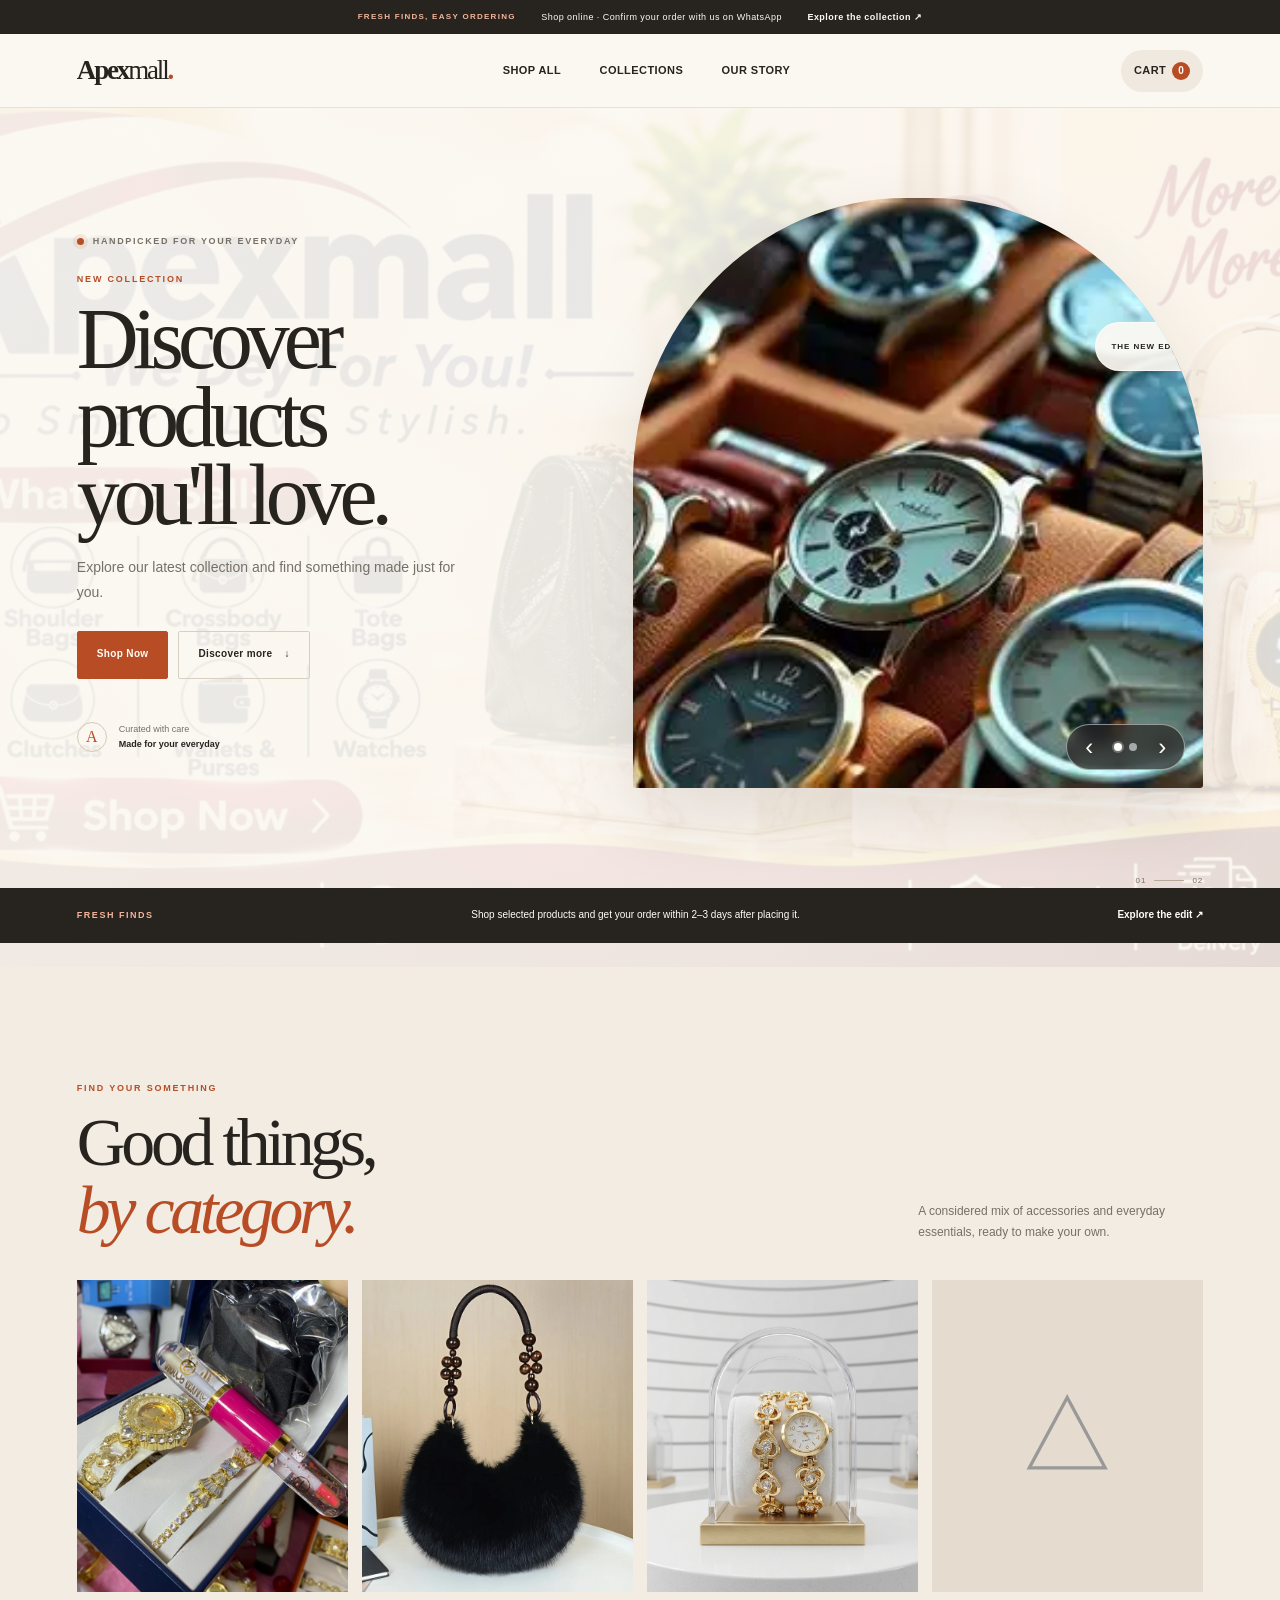
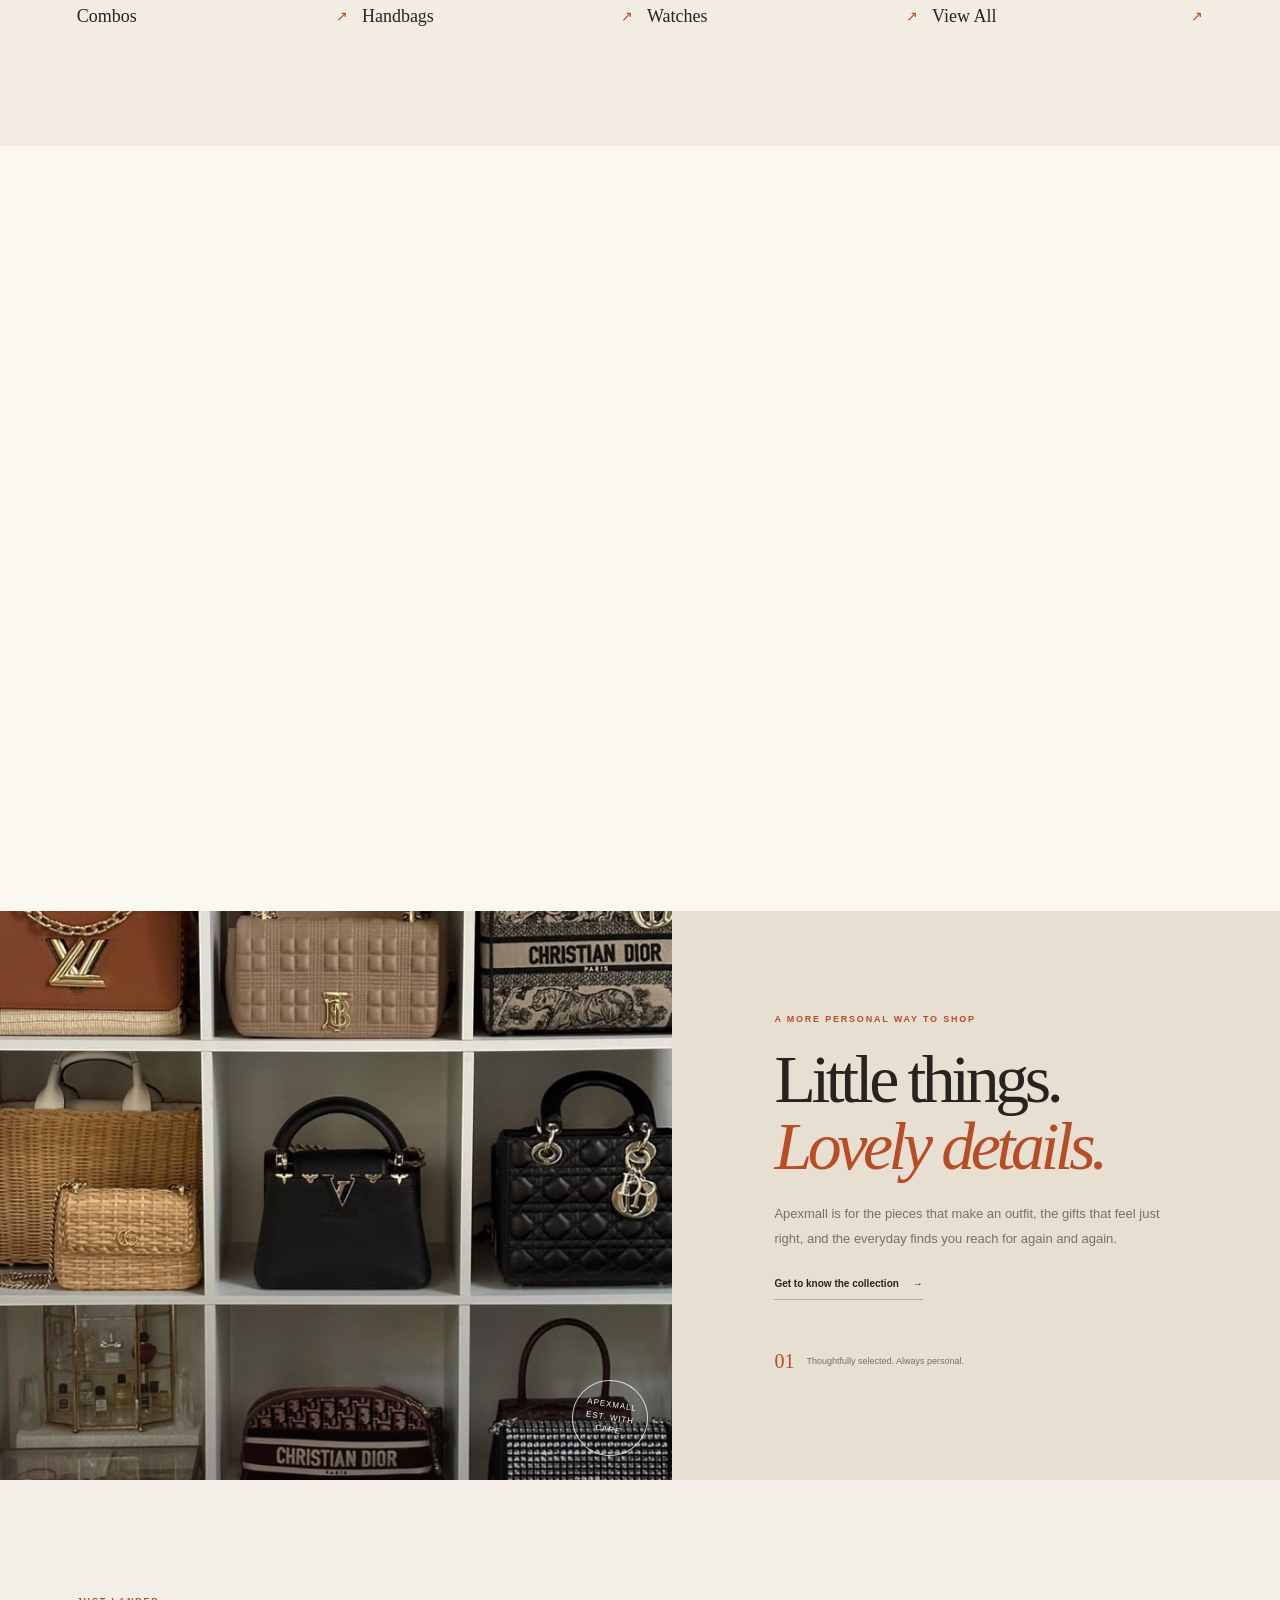
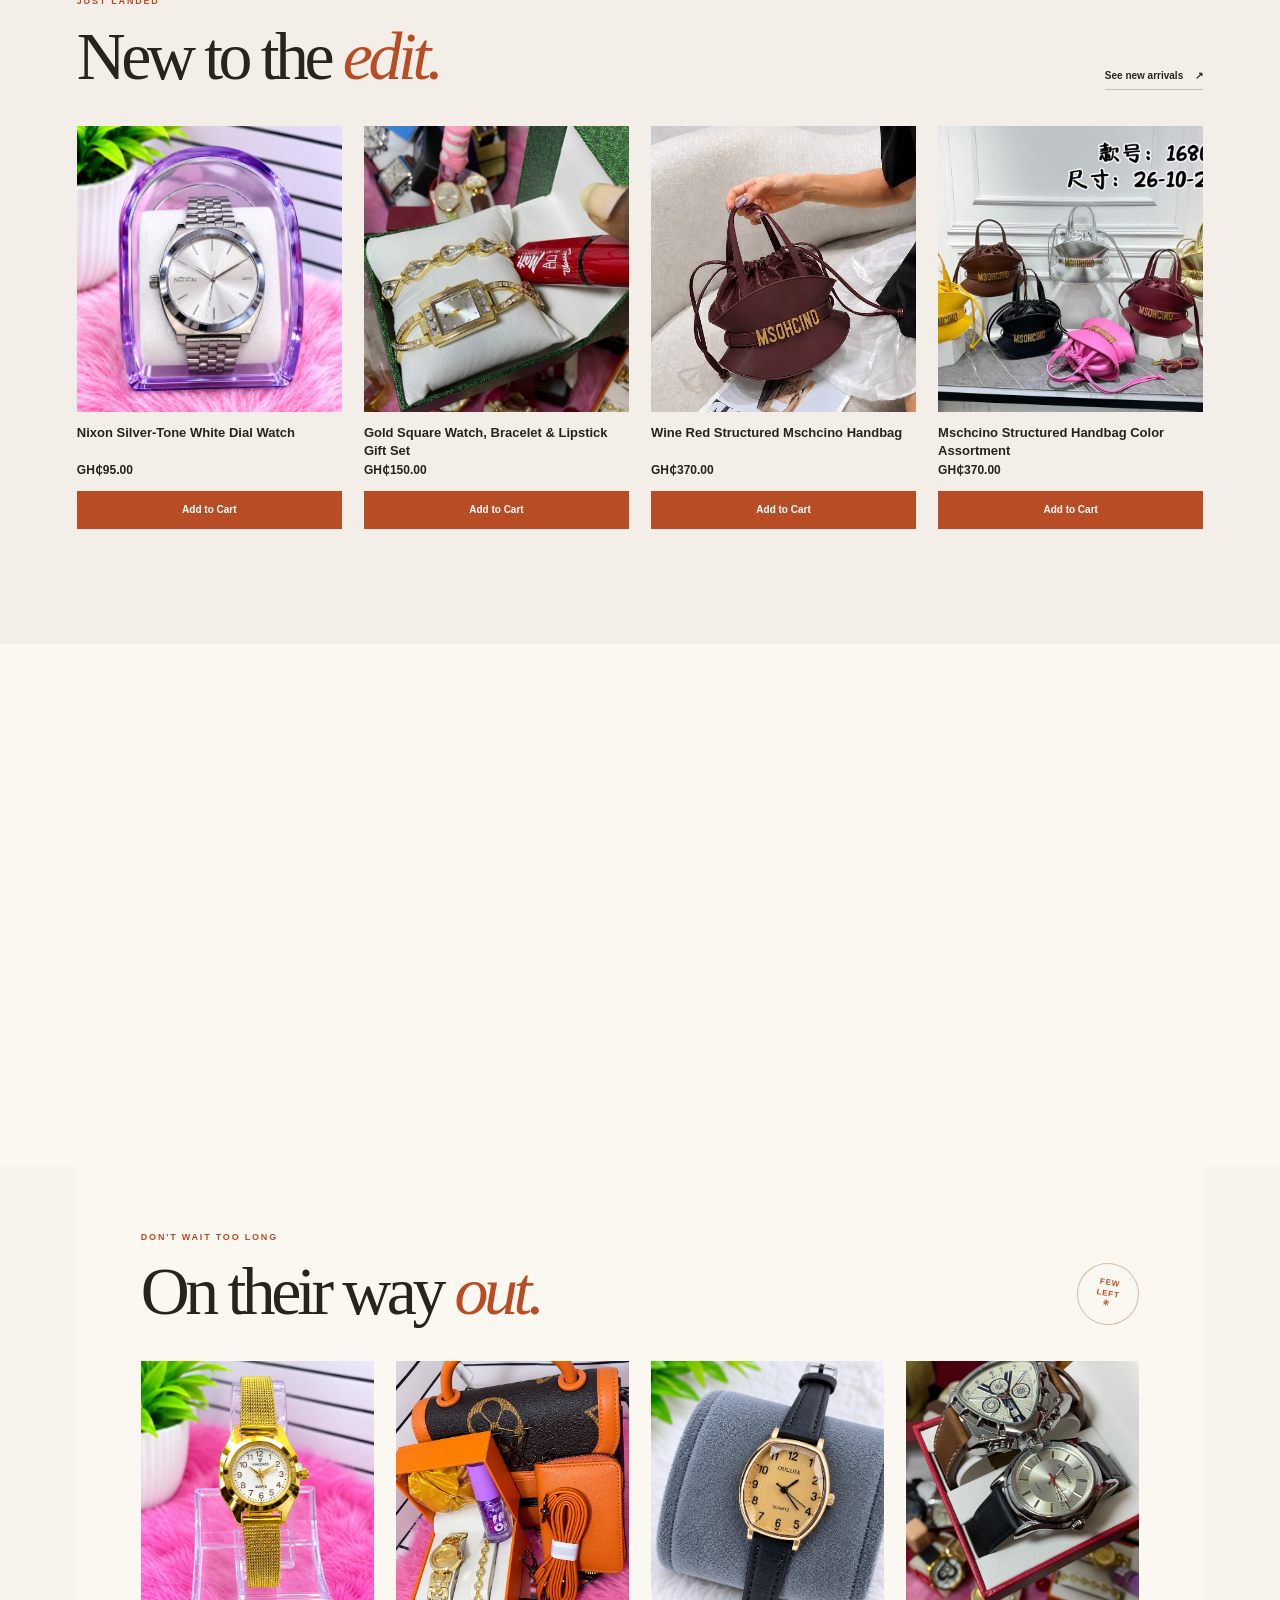
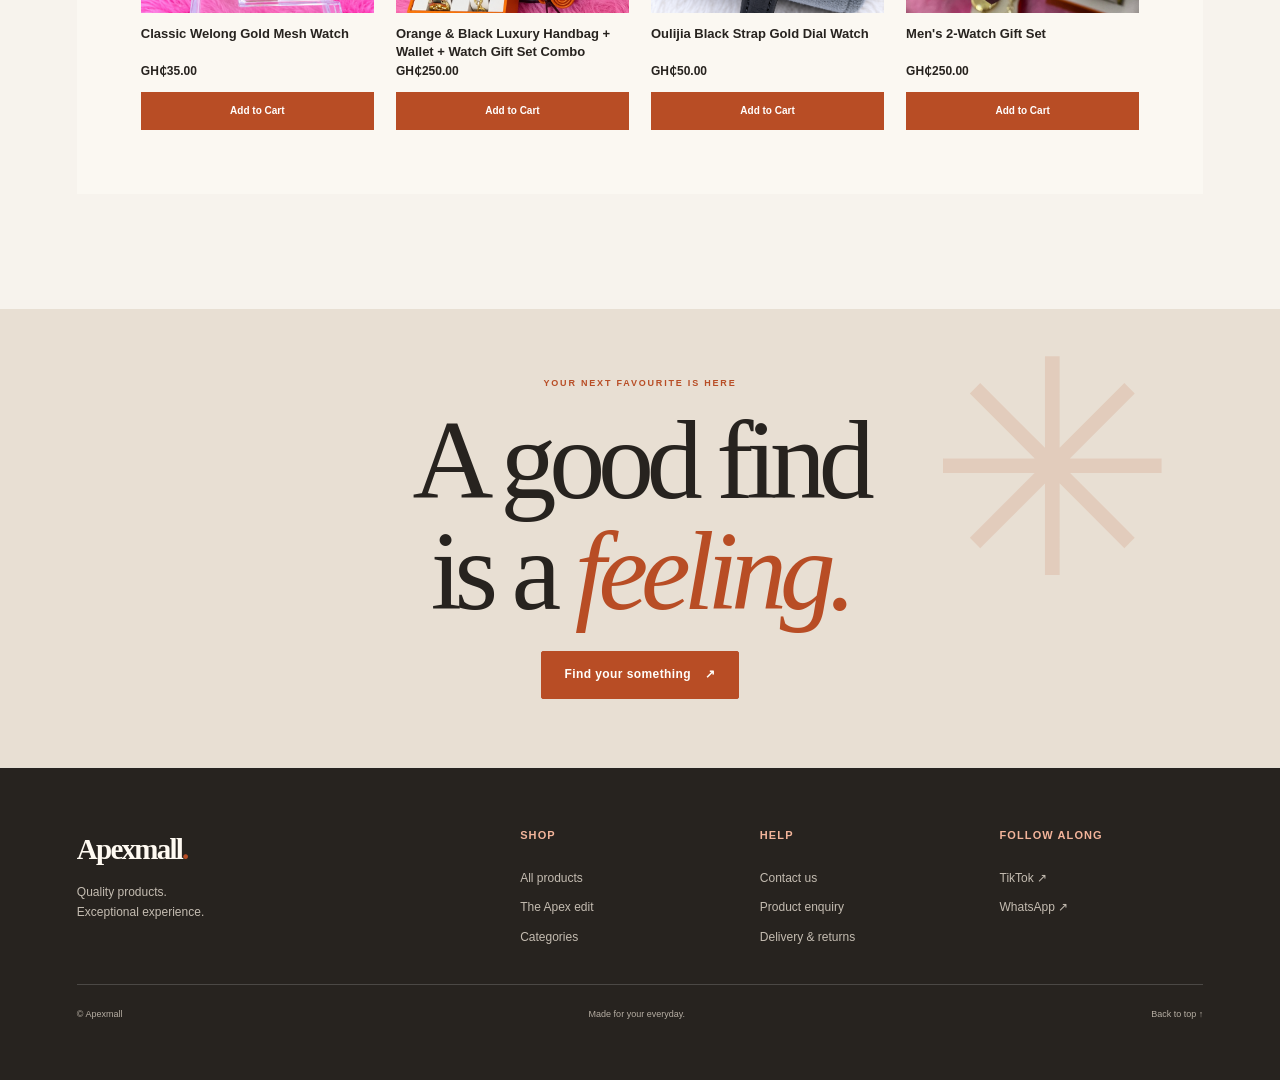
<file: index.html>
<!DOCTYPE html>
<html lang="en">
<head>
    <meta charset="UTF-8">
    <meta name="viewport" content="width=device-width, initial-scale=1.0">

    <title>Apexmall | Shop Online</title>
 
    <link rel="stylesheet" href="css/style.css?v=full-bleed-products">
</head>

<body class="home-page">
    <div class="home-announcement">
        <span>FRESH FINDS, EASY ORDERING</span>
        <span>Shop online · Confirm your order with us on WhatsApp</span>
        <a href="shop.html">Explore the collection <span aria-hidden="true">↗</span></a>
    </div>

    <header class="header home-header" id="top">
        <a href="index.html" class="logo" aria-label="Apexmall home">Apex<span>mall</span><i>.</i></a>
        <nav class="navigation" aria-label="Main navigation">
            <a href="shop.html">Shop all</a>
            <a href="#categories">Collections</a>
            <a href="#about">Our story</a>
        </nav>
        <div class="header-actions">
            <a href="cart.html" class="cart" aria-label="Shopping cart">
                <span>Cart</span><span id="cart-count">0</span>
            </a>
        </div>
    </header>

    <main>
        <section class="hero home-hero" aria-label="Featured collections" data-reveal>
            <div class="hero-copy-panel">
                <div class="hero-content">
                    <div class="home-kicker"><span class="home-kicker-dot"></span> HANDPICKED FOR YOUR EVERYDAY</div>
                    <div class="hero-copy" aria-live="off">
                        <p class="eyebrow" id="hero-eyebrow">NEW COLLECTION</p>
                        <h1 id="hero-title">Discover products you'll love.</h1>
                        <p class="hero-description" id="hero-description">
                            Thoughtful finds for your everyday. A little detail can change everything.
                        </p>
                        <div class="hero-buttons">
                            <a href="shop.html" class="btn btn-primary" id="hero-cta">Shop Now</a>
                            <a href="#featured" class="btn btn-secondary">Discover more <span aria-hidden="true">↓</span></a>
                        </div>
                    </div>
                    <div class="hero-footnote">
                        <span class="hero-footnote-mark">A</span>
                        <span>Curated with care<br><strong>Made for your everyday</strong></span>
                    </div>
                </div>
            </div>

            <div class="hero-image" aria-roledescription="carousel" aria-label="Store banners">
                <img id="hero-image" src="product/banner-watch-collection.png" alt="Apexmall shopping collection">
                <span class="hero-image-tag">THE NEW EDIT <span aria-hidden="true">✳</span></span>
                <div class="hero-controls">
                    <button class="hero-arrow" id="hero-previous" type="button" aria-label="Previous banner">‹</button>
                    <div class="hero-dots" id="hero-dots" aria-label="Choose a banner"></div>
                    <button class="hero-arrow" id="hero-next" type="button" aria-label="Next banner">›</button>
                </div>
            </div>
            <a class="promo-strip home-promo" href="shop.html">
                <span class="promo-strip-label">FRESH FINDS</span>
                <span>Shop selected products and get your order within 2–3 days after placing it.</span>
                <span class="promo-strip-link">Explore the edit <span aria-hidden="true">↗</span></span>
            </a>
            <span class="hero-index" aria-hidden="true">01 <i></i> 02</span>
        </section>

        <section class="section home-categories" id="categories" data-reveal>
            <div class="section-heading home-section-heading">
                <div>
                    <p class="eyebrow">FIND YOUR SOMETHING</p>
                    <h2>Good things,<br><em>by category.</em></h2>
                </div>
                <p class="section-aside">A considered mix of accessories and everyday essentials, ready to make your own.</p>
            </div>
            <div class="categories" id="category-rail" aria-label="Shop by category"></div>
        </section>

        <section class="section home-featured" id="featured" data-reveal>
            <div class="section-heading home-section-heading">
                <div>
                    <p class="eyebrow">THE APEX EDIT</p>
                    <h2>Pieces to <em>love.</em></h2>
                </div>
                <a href="shop.html" class="view-all">Shop everything <span aria-hidden="true">↗</span></a>
            </div>
            <div class="products" id="featured-products"></div>
        </section>

        <section class="home-story-band" id="about" data-reveal>
            <div class="home-story-image">
                <img src="product/banner-bag-collection.png" alt="A selection of elegant bags from Apexmall" loading="lazy">
                <span class="home-story-stamp">APEXMALL<br>EST. WITH CARE</span>
            </div>
            <div class="home-story-copy">
                <p class="eyebrow">A MORE PERSONAL WAY TO SHOP</p>
                <h2>Little things.<br><em>Lovely details.</em></h2>
                <p>Apexmall is for the pieces that make an outfit, the gifts that feel just right, and the everyday finds you reach for again and again.</p>
                <a class="home-text-link" href="shop.html">Get to know the collection <span aria-hidden="true">→</span></a>
                <div class="home-story-note"><span>01</span> Thoughtfully selected. Always personal.</div>
            </div>
        </section>

        <section class="section home-new" id="new-arrivals" data-reveal>
            <div class="section-heading home-section-heading">
                <div>
                    <p class="eyebrow">JUST LANDED</p>
                    <h2>New to the <em>edit.</em></h2>
                </div>
                <a href="shop.html?sort=newest" class="view-all">See new arrivals <span aria-hidden="true">↗</span></a>
            </div>
            <div class="products" id="new-products"></div>
        </section>

        <section class="home-community" data-reveal>
            <div class="home-community-heading">
                <div>
                    <p class="eyebrow">A LITTLE LOVE FROM YOU</p>
                    <h2>Real moments,<br><em>real happy mail.</em></h2>
                </div>
                <p>Tap a story to see a little more from our community.</p>
            </div>
            <div class="stories-section" aria-label="Customer reviews and order updates">
                <div class="stories-rail" id="stories-rail" aria-label="Customer reviews and order updates"></div>
            </div>
        </section>

        <section class="section home-limited" id="limited-stock" data-reveal>
            <div class="home-limited-card">
                <div class="section-heading home-section-heading">
                    <div>
                        <p class="eyebrow">DON'T WAIT TOO LONG</p>
                        <h2>On their way <em>out.</em></h2>
                    </div>
                    <span class="limited-seal" aria-hidden="true">FEW<br>LEFT<br>✳</span>
                </div>
                <div class="products" id="limited-products"></div>
            </div>
        </section>

        <section class="home-last-call" data-reveal>
            <span class="home-last-call-flower" aria-hidden="true">✳</span>
            <p class="eyebrow">YOUR NEXT FAVOURITE IS HERE</p>
            <h2>A good find<br>is a <em>feeling.</em></h2>
            <a href="shop.html" class="btn btn-primary">Find your something <span aria-hidden="true">↗</span></a>
        </section>
    </main>

    <footer class="footer home-footer">
        <div class="footer-brand">
            <h3>Apexmall<span>.</span></h3>
            <p>Quality products.<br>Exceptional experience.</p>
        </div>
        <div class="footer-links">
            <h4>Shop</h4>
            <a href="shop.html">All products</a>
            <a href="#featured">The Apex edit</a>
            <a href="#categories">Categories</a>
        </div>
        <div class="footer-links">
            <h4>Help</h4>
            <a href="policies.html#contact">Contact us</a>
            <a href="https://wa.me/233597323795" target="_blank" rel="noopener">Product enquiry</a>
            <a href="policies.html#delivery">Delivery &amp; returns</a>
        </div>
        <div class="footer-links">
            <h4>Follow along</h4>
            <a href="https://www.tiktok.com/@apex.mall" target="_blank" rel="noopener">TikTok ↗</a>
            <a href="https://wa.me/233597323795" target="_blank" rel="noopener">WhatsApp ↗</a>
        </div>
        <div class="home-footer-bottom"><span>© Apexmall</span><span>Made for your everyday.</span><a href="#top">Back to top ↑</a></div>
    </footer>

    <script type="module" src="js/app.js"></script>
</body>
</html>
</file>
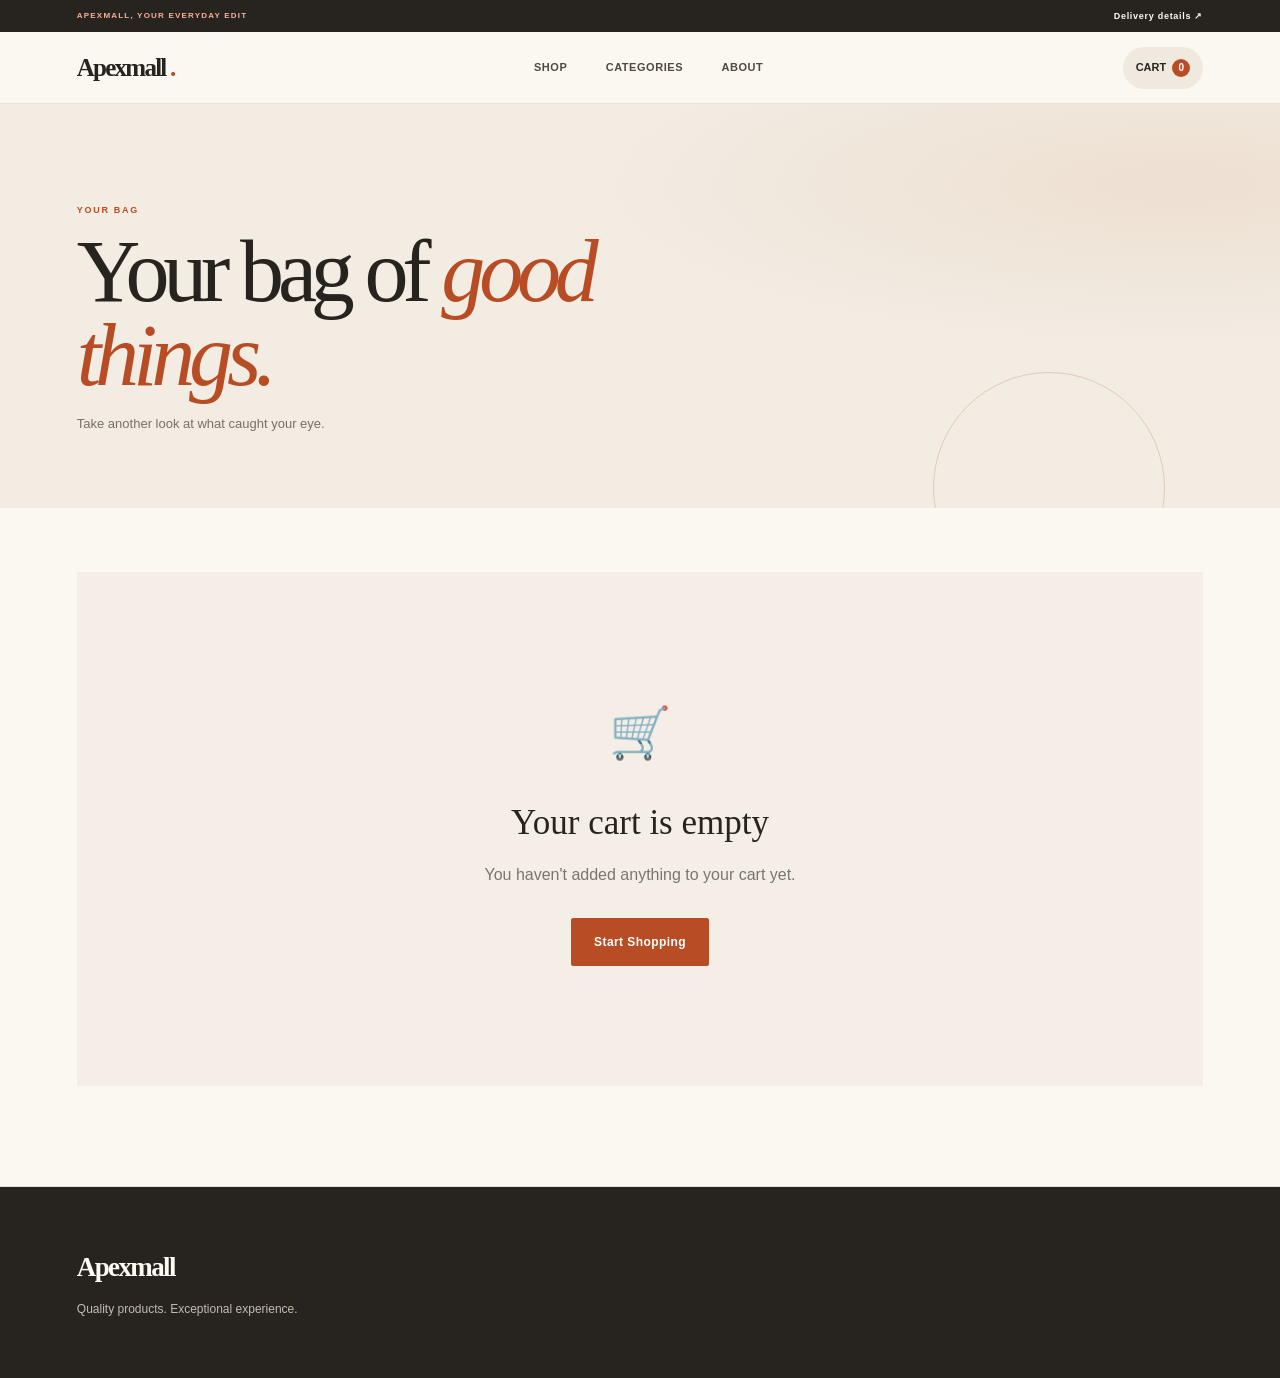
<file: cart.html>
<!DOCTYPE html>
<html lang="en">

<head>
    <meta charset="UTF-8">

    <meta
        name="viewport"
        content="width=device-width, initial-scale=1.0"
    >

    <title>Your Cart | Apexmall</title>

    <link
        rel="stylesheet"
        href="css/style.css?v=full-bleed-products"
    >
</head>

<body class="inner-page cart-page-shell">

<div class="inner-announcement">
    <span>APEXMALL, YOUR EVERYDAY EDIT</span>
    <a href="policies.html#delivery">Delivery details <span aria-hidden="true">↗</span></a>
</div>

<header class="header inner-header">

    <a href="index.html" class="logo">
        Apexmall
    </a>

    <nav class="navigation">
        <a href="shop.html">Shop</a>
        <a href="index.html#categories">Categories</a>
        <a href="index.html#about">About</a>
    </nav>

    <div class="header-actions">

        <a href="cart.html" class="cart">
            Cart
            <span id="cart-count">0</span>
        </a>

    </div>

</header>


<main>

    <section class="cart-header inner-page-heading">

        <p class="eyebrow">
            YOUR BAG
        </p>

        <h1>Your bag of <em>good things.</em></h1>
        <p>Take another look at what caught your eye.</p>

    </section>


    <section class="cart-section inner-content-section">

        <div id="cart-container">

            <!-- Cart generated by JavaScript -->

        </div>

    </section>

</main>


<footer class="footer inner-footer">

    <div class="footer-brand">

        <h3>
            Apexmall
        </h3>

        <p>
            Quality products.
            Exceptional experience.
        </p>

    </div>

</footer>


<script
    type="module"
    src="js/cart.js"
></script>

</body>
</html>
</file>
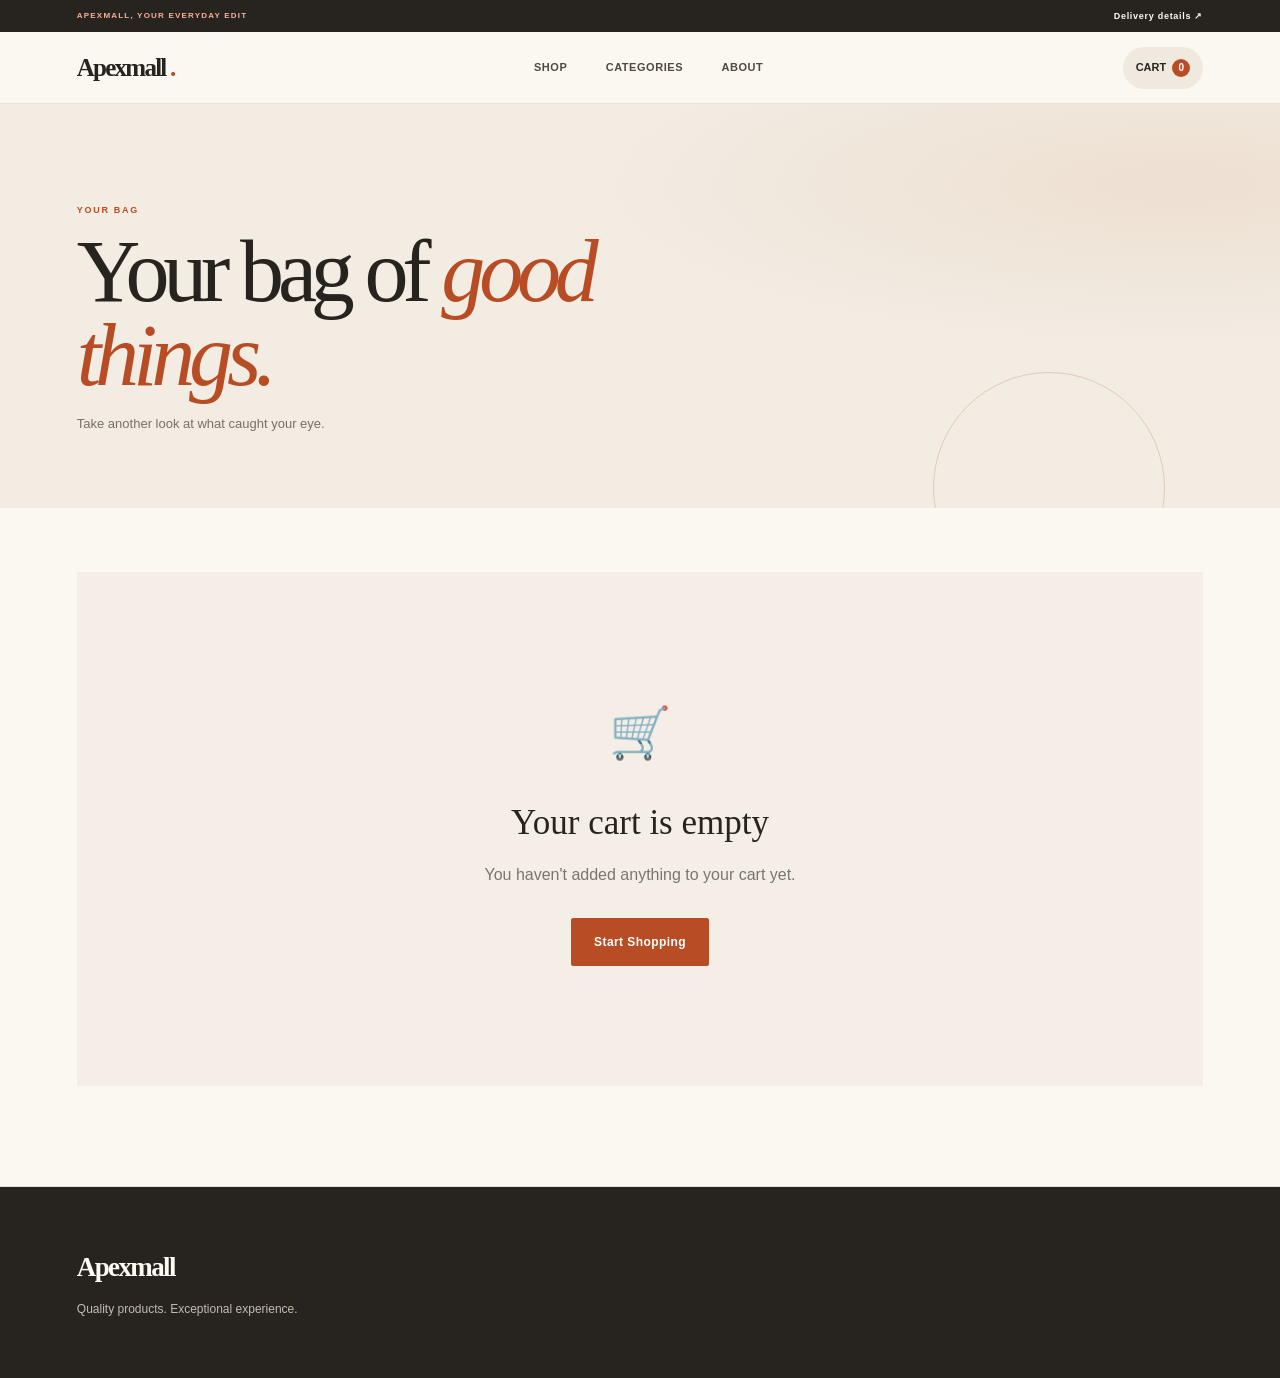
<file: checkout.html>
<!DOCTYPE html>
<html lang="en">
<head>
    <meta charset="UTF-8">
    <meta name="viewport" content="width=device-width, initial-scale=1.0">
    <title>Order Request | Apexmall</title>
    <link rel="stylesheet" href="css/style.css?v=full-bleed-products">
</head>
<body class="inner-page checkout-page-shell">
<div class="inner-announcement">
    <span>ONE LAST STEP TO YOUR NEW FAVOURITE</span>
    <a href="policies.html#contact">Need help? <span aria-hidden="true">↗</span></a>
</div>
<header class="header inner-header">
    <a href="index.html" class="logo">Apexmall</a>
    <nav class="navigation">
        <a href="shop.html">Shop</a>
        <a href="index.html#categories">Categories</a>
        <a href="index.html#about">About</a>
    </nav>
    <div class="header-actions">
        <a href="cart.html" class="cart">Cart <span id="cart-count">0</span></a>
    </div>
</header>

<main>
    <section class="checkout-header inner-page-heading">
        <p class="eyebrow">ORDER ON WHATSAPP</p>
        <h1>Let's make it <em>yours.</em></h1>
        <p>Check your items and send your order details directly to Apexmall on WhatsApp.</p>
    </section>

    <section class="checkout-section inner-content-section">
        <div class="checkout-layout">
            <div class="checkout-main">
                <section class="checkout-card">
                    <div class="checkout-card-heading">
                        <span class="checkout-number">01</span>
                        <div>
                            <h2>Your items</h2>
                            <p>Quantities are included in your WhatsApp message.</p>
                        </div>
                    </div>
                    <div id="checkout-items" class="checkout-items"></div>
                    <div class="summary-row">
                        <span>Subtotal</span>
                        <strong id="checkout-subtotal">GH₵0.00</strong>
                    </div>
                    <p class="loading-note">Delivery fees and final availability will be confirmed in WhatsApp.</p>
                </section>

                <form id="checkout-form">
                    <section class="checkout-card">
                        <div class="checkout-card-heading">
                            <span class="checkout-number">02</span>
                            <div>
                                <h2>Your details</h2>
                                <p>These details will be added to your WhatsApp message.</p>
                            </div>
                        </div>
                        <div class="checkout-grid">
                            <label>
                                Full name
                                <input type="text" id="customer-name" required autocomplete="name" placeholder="Your full name">
                            </label>
                            <label>
                                Phone number
                                <input type="tel" id="customer-phone" required autocomplete="tel" placeholder="Your phone number">
                            </label>
                            <label class="full-width">
                                Delivery address or area
                                <textarea id="delivery-address" required rows="3" autocomplete="street-address" placeholder="Your area, address, or preferred delivery location"></textarea>
                            </label>
                            <label class="full-width">
                                Question or special request (optional)
                                <textarea id="order-enquiry" rows="3" placeholder="Ask a question or add a note about your order"></textarea>
                            </label>
                        </div>
                    </section>

                    <p id="checkout-message" class="form-message" role="status"></p>
                    <button type="submit" id="place-order" class="btn btn-primary place-order-button">
                        Continue to WhatsApp
                    </button>
                </form>
            </div>

            <aside class="checkout-card">
                <h2>What happens next?</h2>
                <p>WhatsApp will open with your order details ready to send. Apexmall will confirm availability, delivery, and the final total with you in chat.</p>
                <a href="shop.html" class="continue-shopping">Continue shopping</a>
            </aside>
        </div>
    </section>
</main>

<footer class="footer inner-footer">
    <div class="footer-brand">
        <h3>Apexmall</h3>
        <p>Quality products. Exceptional experience.</p>
    </div>
</footer>
<script type="module" src="js/checkout.js"></script>
</body>
</html>
</file>
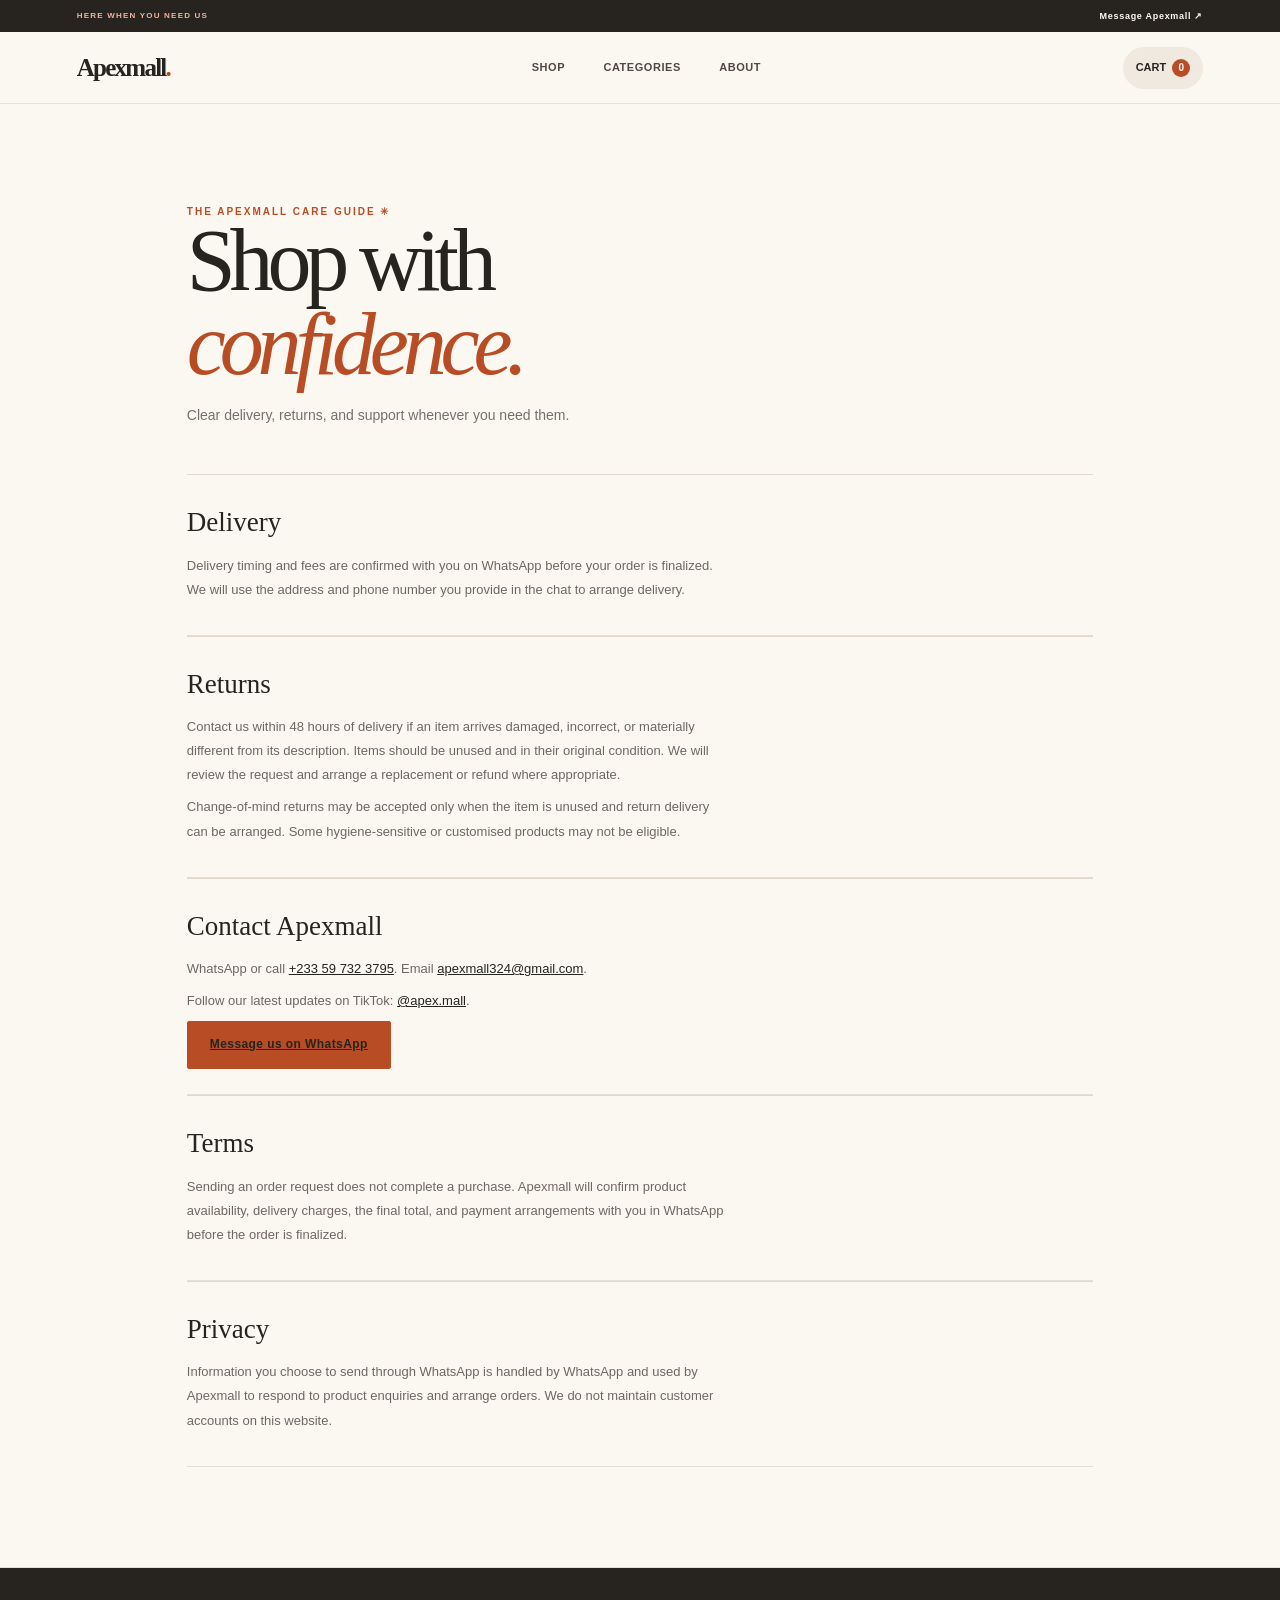
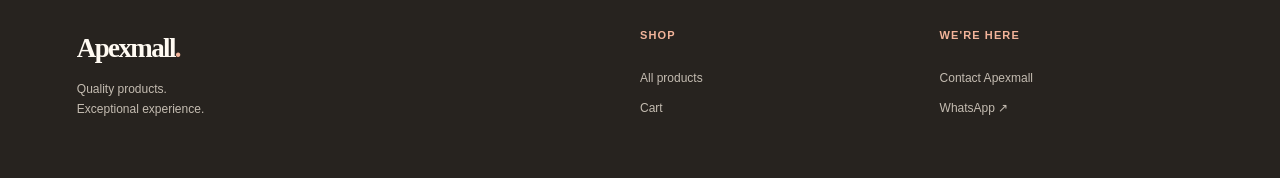
<file: policies.html>
<!DOCTYPE html>
<html lang="en">
<head>
    <meta charset="UTF-8">
    <meta name="viewport" content="width=device-width, initial-scale=1.0">
    <title>Help & Policies | Apexmall</title>
    <link rel="stylesheet" href="css/style.css?v=full-bleed-products">
</head>
<body class="inner-page policy-page-shell">
<div class="inner-announcement">
    <span>HERE WHEN YOU NEED US</span>
    <a href="https://wa.me/233597323795" target="_blank" rel="noopener">Message Apexmall <span aria-hidden="true">↗</span></a>
</div>
<header class="header inner-header"><a href="index.html" class="logo">Apexmall</a><nav class="navigation"><a href="shop.html">Shop</a><a href="index.html#categories">Categories</a><a href="index.html#about">About</a></nav><div class="header-actions"><a href="cart.html" class="cart">Cart <span id="cart-count">0</span></a></div></header>
<main class="policy-page section inner-content-section">
    <p class="eyebrow">THE APEXMALL CARE GUIDE <span aria-hidden="true">✳</span></p>
    <h1>Shop with<br><em>confidence.</em></h1>
    <p class="policy-intro">Clear delivery, returns, and support whenever you need them.</p>
    <section id="delivery" class="policy-section"><h2>Delivery</h2><p>Delivery timing and fees are confirmed with you on WhatsApp before your order is finalized. We will use the address and phone number you provide in the chat to arrange delivery.</p></section>
    <section id="returns" class="policy-section"><h2>Returns</h2><p>Contact us within 48 hours of delivery if an item arrives damaged, incorrect, or materially different from its description. Items should be unused and in their original condition. We will review the request and arrange a replacement or refund where appropriate.</p><p>Change-of-mind returns may be accepted only when the item is unused and return delivery can be arranged. Some hygiene-sensitive or customised products may not be eligible.</p></section>
    <section id="contact" class="policy-section"><h2>Contact Apexmall</h2><p>WhatsApp or call <a href="tel:+233597323795">+233 59 732 3795</a>. Email <a href="mailto:apexmall324@gmail.com">apexmall324@gmail.com</a>.</p><p>Follow our latest updates on TikTok: <a href="https://www.tiktok.com/@apex.mall" target="_blank" rel="noopener">@apex.mall</a>.</p><a class="btn btn-primary" href="https://wa.me/233597323795" target="_blank" rel="noopener">Message us on WhatsApp</a></section>
    <section id="terms" class="policy-section"><h2>Terms</h2><p>Sending an order request does not complete a purchase. Apexmall will confirm product availability, delivery charges, the final total, and payment arrangements with you in WhatsApp before the order is finalized.</p></section>
    <section id="privacy" class="policy-section"><h2>Privacy</h2><p>Information you choose to send through WhatsApp is handled by WhatsApp and used by Apexmall to respond to product enquiries and arrange orders. We do not maintain customer accounts on this website.</p></section>
</main>
<footer class="footer inner-footer"><div class="footer-brand"><h3>Apexmall<span>.</span></h3><p>Quality products.<br>Exceptional experience.</p></div><div class="footer-links"><h4>Shop</h4><a href="shop.html">All products</a><a href="cart.html">Cart</a></div><div class="footer-links"><h4>We're here</h4><a href="#contact">Contact Apexmall</a><a href="https://wa.me/233597323795" target="_blank" rel="noopener">WhatsApp ↗</a></div></footer>
<script type="module" src="js/app.js"></script>
</body>
</html>
</file>
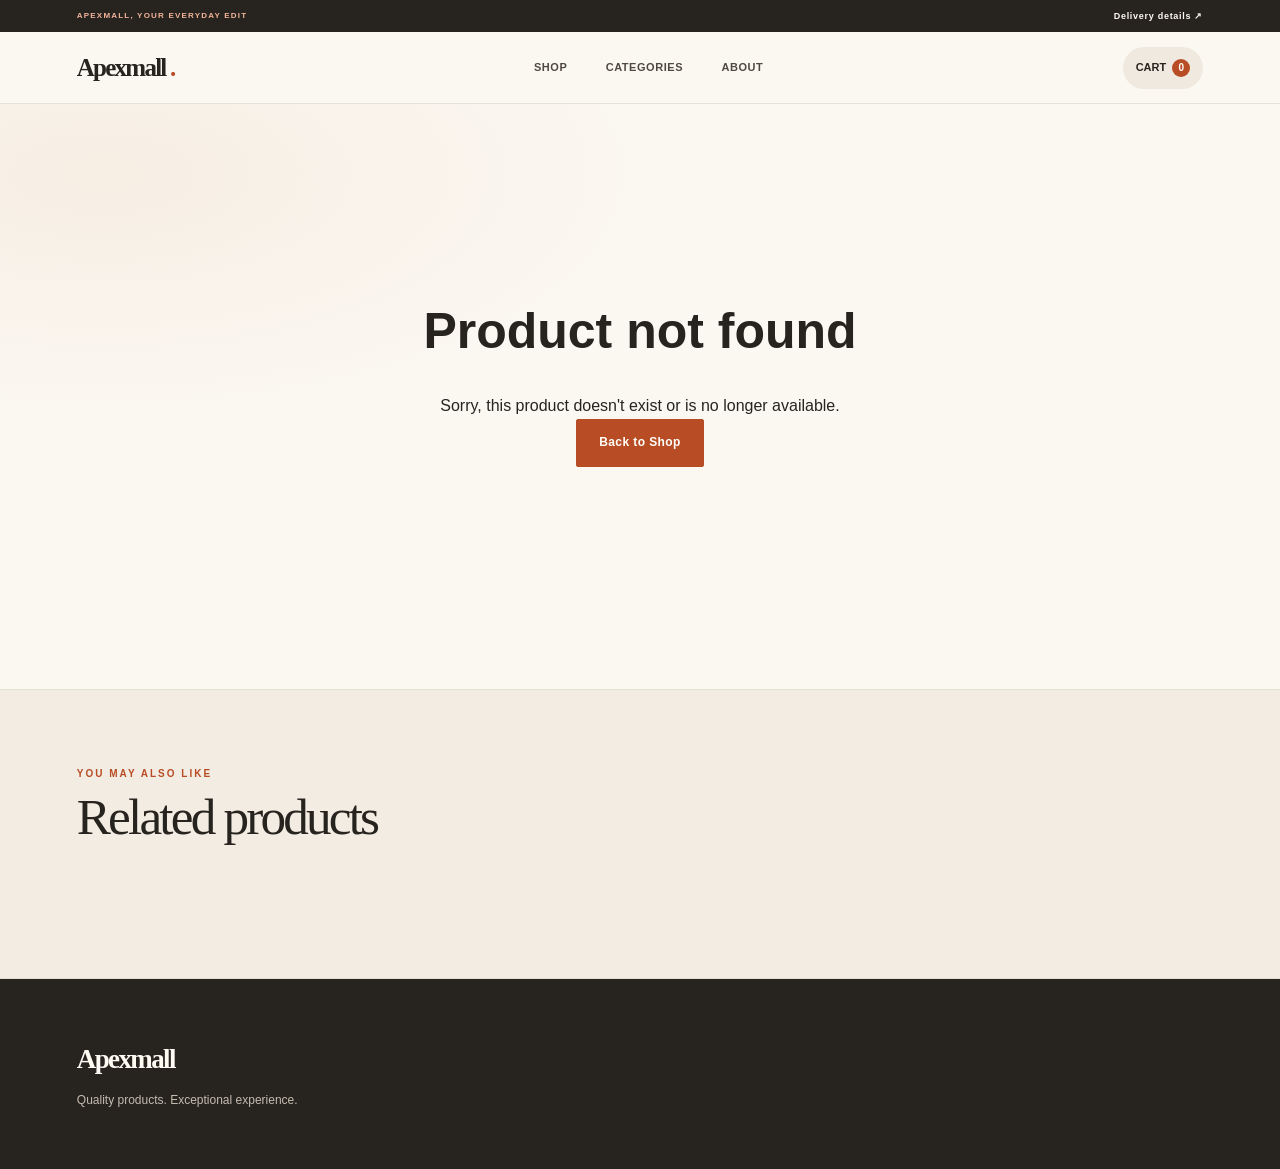
<file: product.html>
<!DOCTYPE html>
<html lang="en">

<head>

    <meta charset="UTF-8">

    <meta
        name="viewport"
        content="width=device-width, initial-scale=1.0"
    >

    <title>Product | Apexmall</title>

    <link
        rel="stylesheet"
        href="css/style.css?v=edge-to-edge-products"
    >

</head>


<body class="inner-page product-page-shell">

<div class="inner-announcement">
    <span>APEXMALL, YOUR EVERYDAY EDIT</span>
    <a href="policies.html#delivery">Delivery details <span aria-hidden="true">↗</span></a>
</div>

<header class="header inner-header">

    <a
        href="index.html"
        class="logo"
    >
        Apexmall
    </a>


    <nav class="navigation">

        <a href="shop.html">
            Shop
        </a>

        <a href="index.html#categories">
            Categories
        </a>

        <a href="index.html#about">
            About
        </a>

    </nav>


    <div class="header-actions">

        <a
            href="cart.html"
            class="cart"
        >

            Cart

            <span id="cart-count">
                0
            </span>

        </a>

    </div>

</header>



<main>


    <section class="product-page inner-content-section">

        <div id="product-detail">

            <!-- JavaScript loads product here -->

        </div>

    </section>



    <!-- RELATED PRODUCTS -->

    <section class="section related-section">

        <div class="section-heading">

            <div>

                <p class="eyebrow">
                    YOU MAY ALSO LIKE
                </p>

                <h2>
                    Related products
                </h2>

            </div>

        </div>


        <div
            id="related-products"
            class="products"
        ></div>

    </section>

</main>



<footer class="footer inner-footer">

    <div class="footer-brand">

        <h3>
            Apexmall
        </h3>

        <p>
            Quality products.
            Exceptional experience.
        </p>

    </div>

</footer>



<script
    type="module"
    src="js/product.js"
></script>


</body>

</html>
</file>
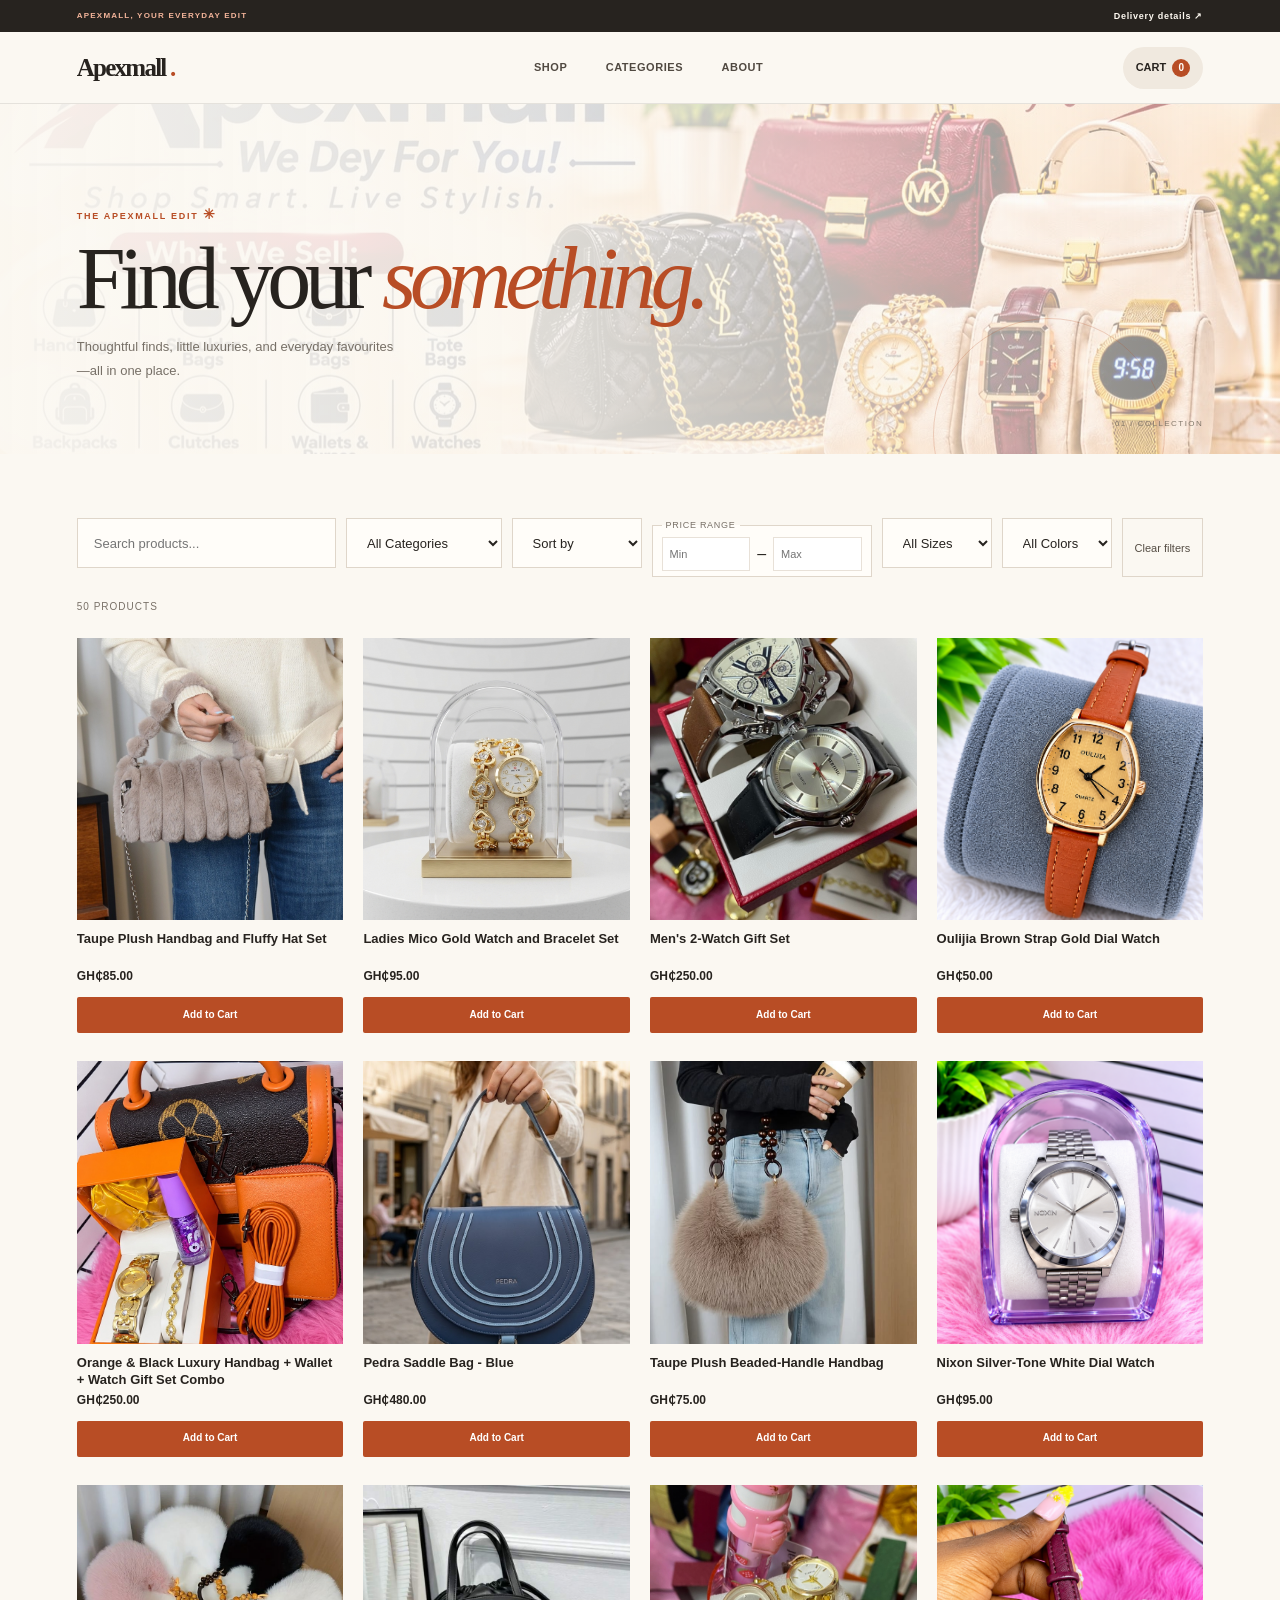
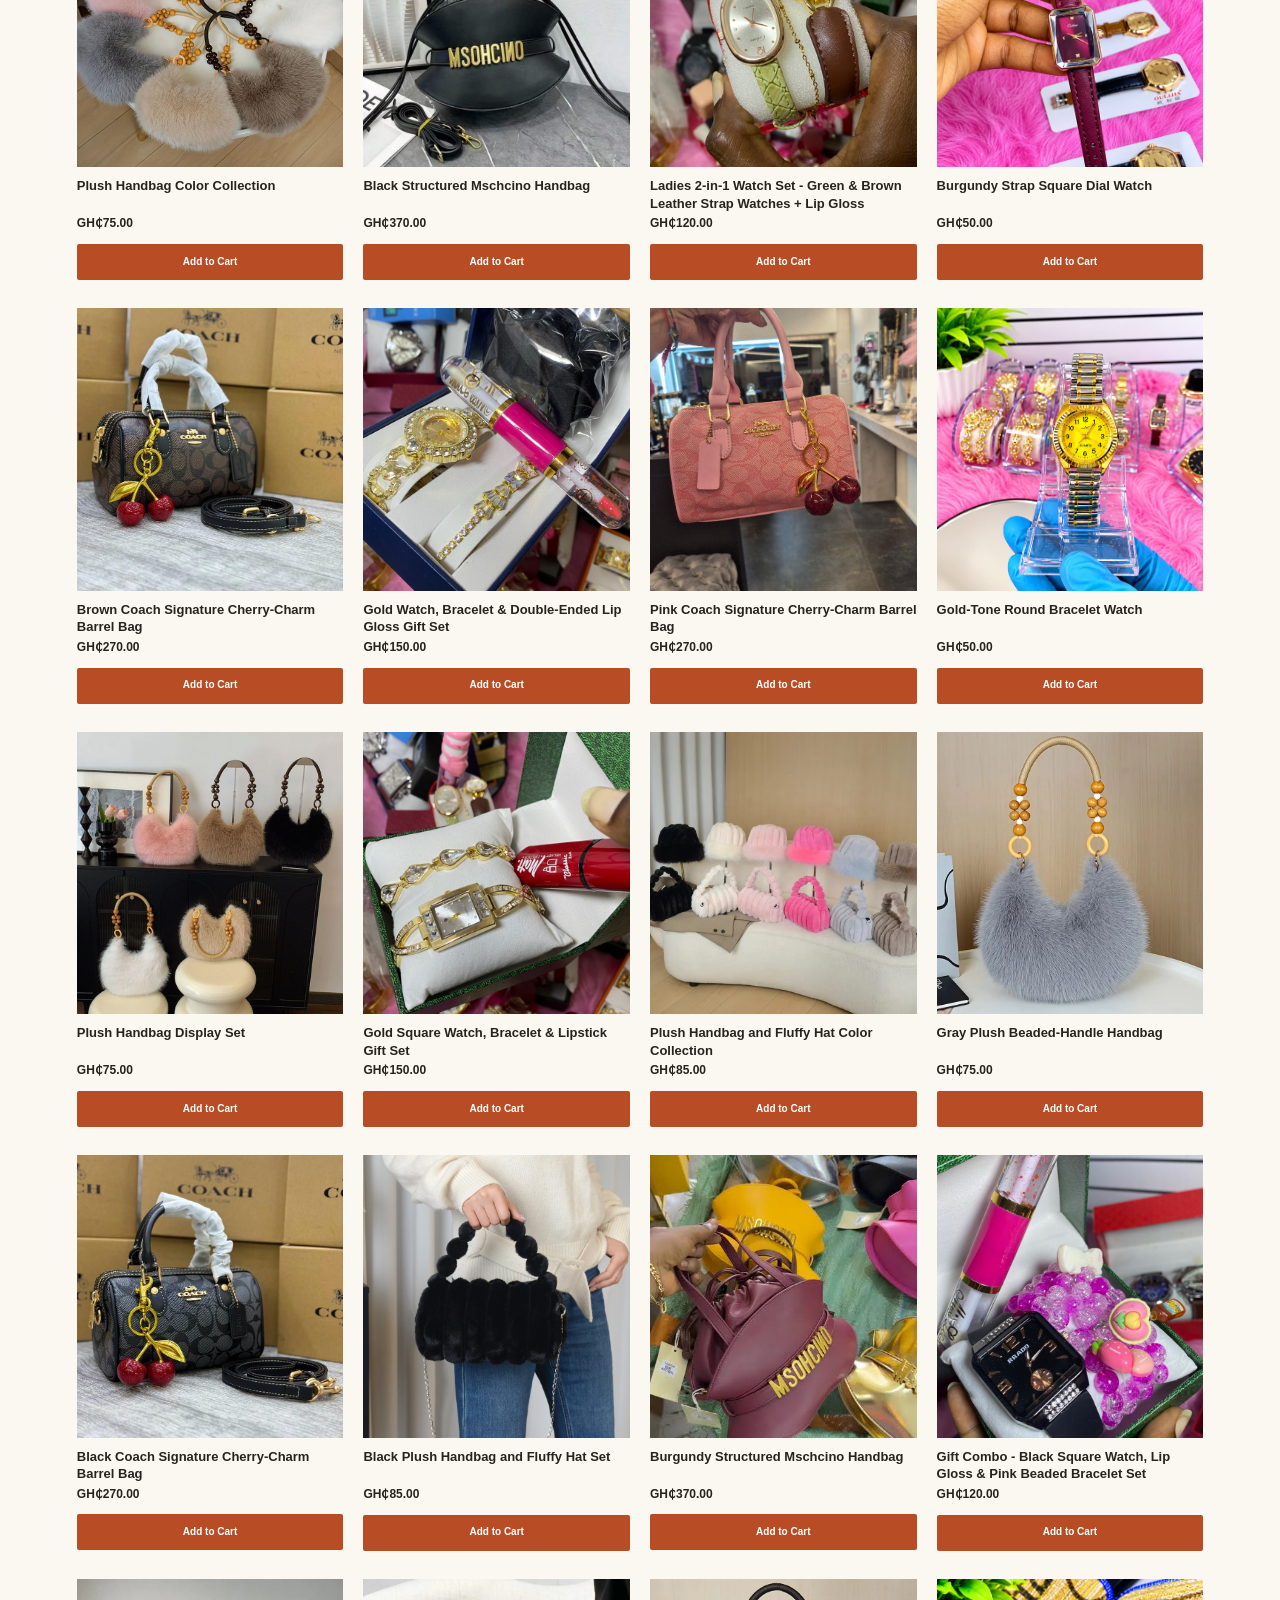
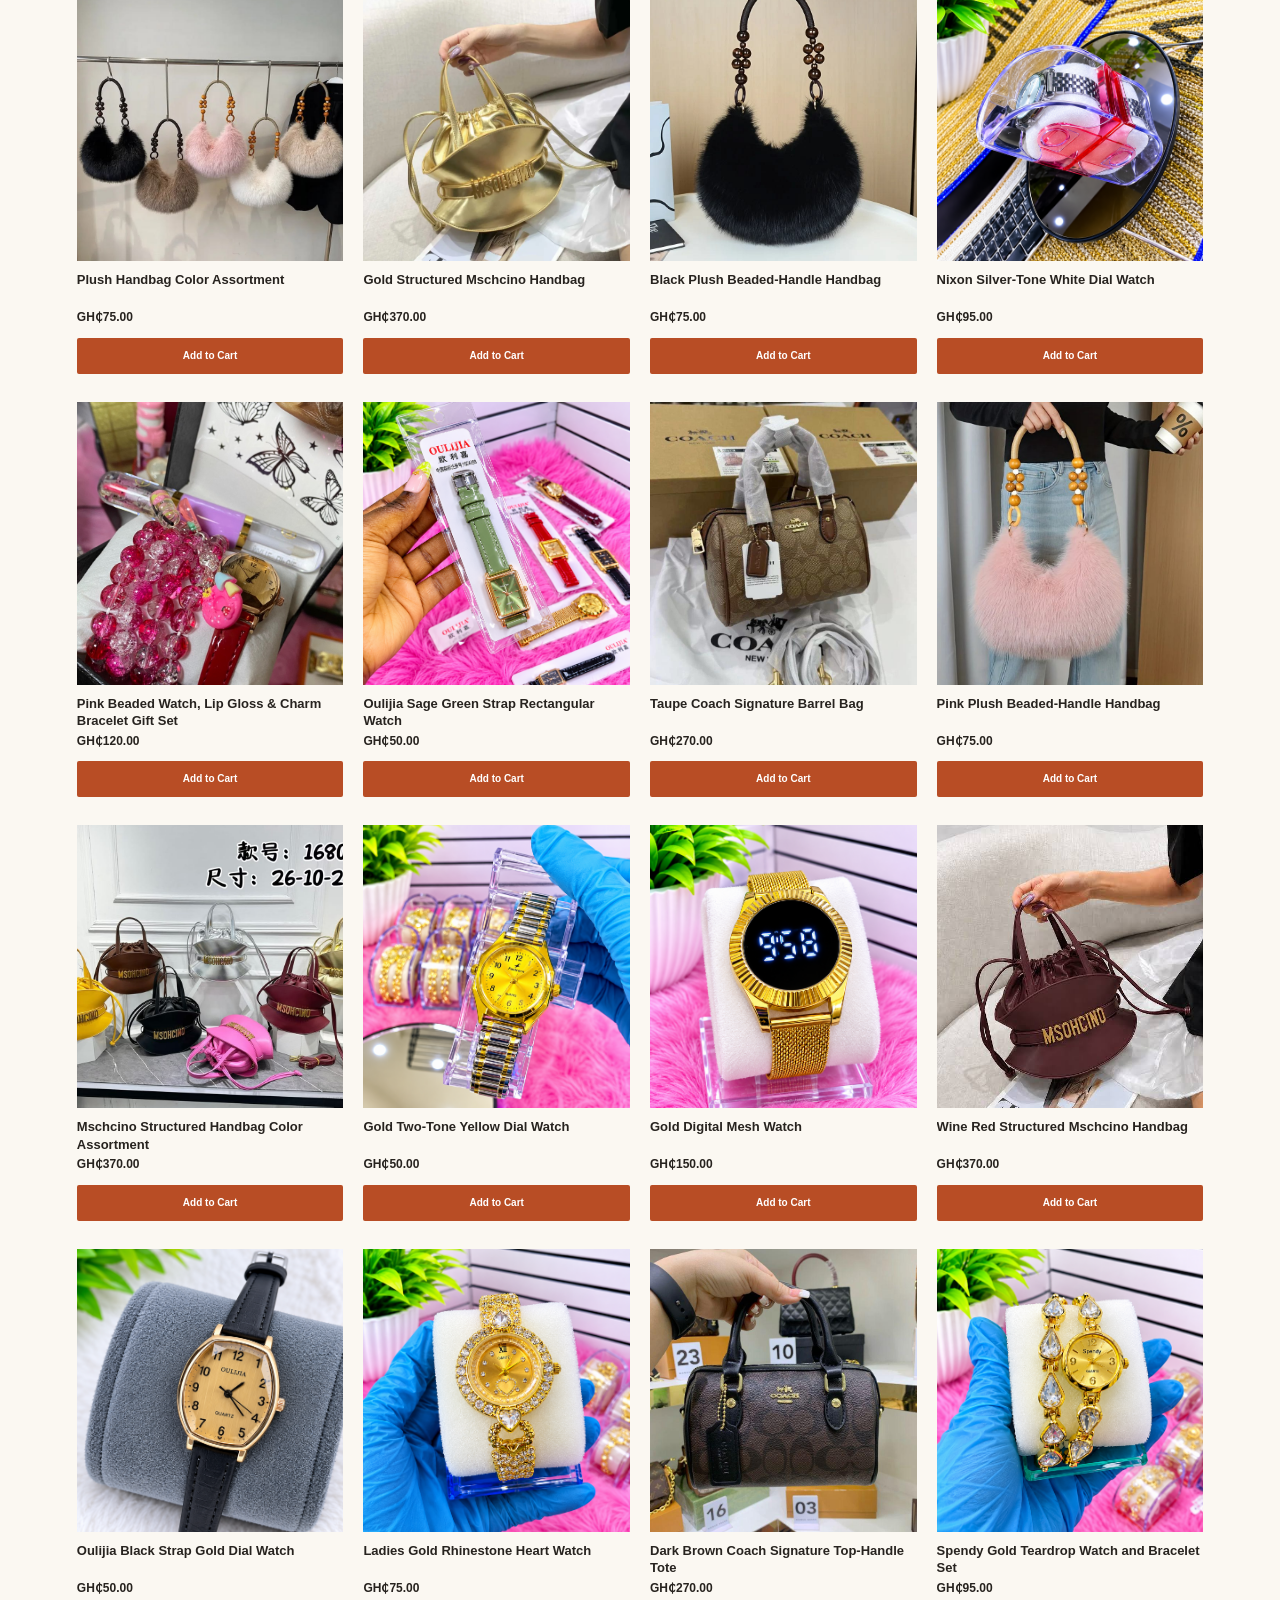
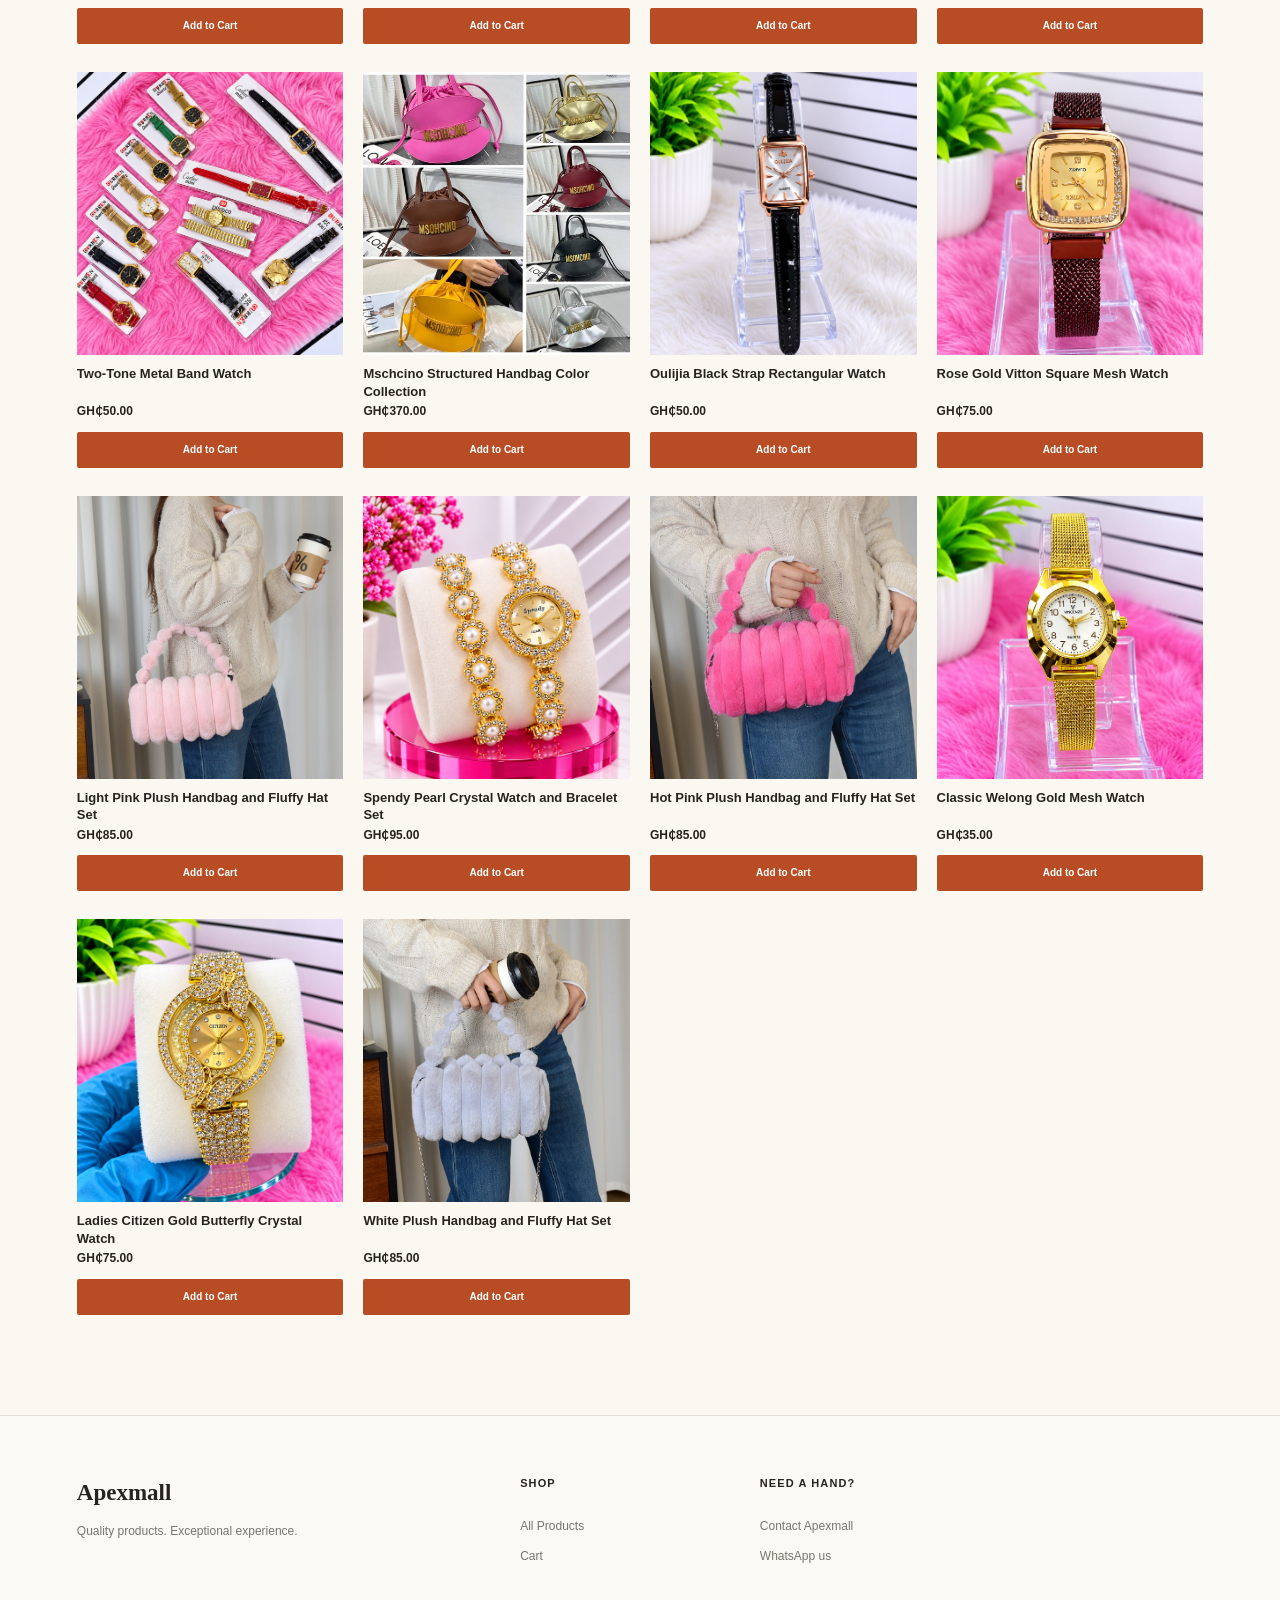
<file: shop.html>
<!DOCTYPE html>
<html lang="en">

<head>

    <meta charset="UTF-8">

    <meta
        name="viewport"
        content="width=device-width, initial-scale=1.0"
    >

    <title>Shop | Apexmall</title>

    <link
        rel="stylesheet"
        href="css/style.css?v=full-bleed-products"
    >

</head>


<body class="inner-page shop-page">

<div class="inner-announcement">
    <span>APEXMALL, YOUR EVERYDAY EDIT</span>
    <a href="policies.html#delivery">Delivery details <span aria-hidden="true">↗</span></a>
</div>

<header class="header inner-header">

    <a
        href="index.html"
        class="logo"
    >
        Apexmall
    </a>


    <nav class="navigation">

        <a href="shop.html">
            Shop
        </a>

        <a href="index.html#categories">
            Categories
        </a>

        <a href="index.html#about">
            About
        </a>

    </nav>


    <div class="header-actions">

        <a
            href="cart.html"
            class="cart"
        >
            Cart

            <span id="cart-count">
                0
            </span>

        </a>

    </div>

</header>



<main>


    <!-- SHOP HEADER -->

    <section class="shop-header inner-page-heading">

        <p class="eyebrow">
            THE APEXMALL EDIT <span aria-hidden="true">✳</span>
        </p>

        <h1>Find your <em>something.</em></h1>

        <p>
            Thoughtful finds, little luxuries, and everyday favourites—all in one place.
        </p>

        <span class="inner-heading-index" aria-hidden="true">01 / COLLECTION</span>

    </section>



    <!-- SHOP CONTROLS -->

    <section class="shop-section inner-content-section">


        <div class="shop-controls">


            <div class="search-box">

                <input
                    type="search"
                    id="product-search"
                    placeholder="Search products..."
                    aria-label="Search products"
                >

            </div>


            <select id="category-filter" aria-label="Filter by product category">

                <option value="all">
                    All Categories
                </option>

            </select>


            <select id="sort-products" aria-label="Sort products">

                <option value="default">
                    Sort by
                </option>

                <option value="newest">
                    Newest
                </option>

                <option value="price-low">
                    Price: Low to High
                </option>

                <option value="price-high">
                    Price: High to Low
                </option>

                <option value="name">
                    Name
                </option>

            </select>

            <fieldset class="price-filter">
                <legend>Price range</legend>
                <label class="visually-hidden" for="minimum-price">Minimum price</label>
                <input id="minimum-price" type="number" min="0" step="any" inputmode="decimal" placeholder="Min">
                <span aria-hidden="true">–</span>
                <label class="visually-hidden" for="maximum-price">Maximum price</label>
                <input id="maximum-price" type="number" min="0" step="any" inputmode="decimal" placeholder="Max">
            </fieldset>

            <select id="size-filter" aria-label="Filter by size">
                <option value="all">All Sizes</option>
            </select>

            <select id="color-filter" aria-label="Filter by color">
                <option value="all">All Colors</option>
            </select>

            <button id="clear-filters" class="clear-filters" type="button">Clear filters</button>

        </div>



        <!-- PRODUCT COUNT -->

        <div class="product-count">

            <span id="product-count">
                0 products
            </span>

        </div>



        <!-- PRODUCTS -->

        <div
            id="shop-products"
            class="products"
        ></div>


    </section>

</main>



<footer class="footer">

    <div class="footer-brand">

        <h3>
            Apexmall
        </h3>

        <p>
            Quality products.
            Exceptional experience.
        </p>

    </div>

    <div class="footer-links">

        <h4>
            Shop
        </h4>

        <a href="shop.html">
            All Products
        </a>

        <a href="cart.html">
            Cart
        </a>

    </div>

    <div class="footer-links">
        <h4>Need a hand?</h4>
        <a href="policies.html#contact">Contact Apexmall</a>
        <a href="https://wa.me/233597323795" target="_blank" rel="noopener">WhatsApp us</a>
    </div>

</footer>



<script
    type="module"
    src="js/shop.js"
></script>


</body>

</html>
</file>
<file: css/style.css>
/* =========================
   RESET
========================= */

* {
    margin: 0;
    padding: 0;
    box-sizing: border-box;
}


:root {

    --black: #111111;
    --white: #ffffff;
    --gray: #777777;
    --light-gray: #f5f5f3;
    --border: #e5e5e5;

    --max-width: 1400px;
}


html {
    scroll-behavior: smooth;
}


body {

    font-family:
        Arial,
        Helvetica,
        sans-serif;

    color: var(--black);

    background: var(--white);

    line-height: 1.5;
}

.site-notice {
    display: none;
    padding: 10px 5%;
    background: var(--black);
    color: var(--white);
    text-align: center;
    font-size: 13px;
}

.site-notice.is-visible {
    display: block;
}


a {
    color: inherit;
    text-decoration: none;
}


button {
    font: inherit;
}

.password-field {
    position: relative;
    display: block;
}

.password-field input {
    width: 100%;
    padding-right: 68px;
}

.password-toggle {
    position: absolute;
    top: 50%;
    right: 12px;
    transform: translateY(-50%);
    border: 0;
    padding: 4px;
    background: transparent;
    color: var(--gray);
    cursor: pointer;
    font-size: 12px;
    font-weight: 700;
}

.password-toggle:hover,
.password-toggle:focus-visible {
    color: var(--black);
    outline: 2px solid #6078d6;
    outline-offset: 2px;
}

.back-to-top {
    position: fixed;
    right: 24px;
    bottom: 24px;
    z-index: 120;
    width: 44px;
    height: 44px;
    display: grid;
    place-items: center;
    border: 1px solid var(--black);
    border-radius: 50%;
    background: var(--black);
    color: var(--white);
    font-size: 22px;
    line-height: 1;
    cursor: pointer;
    opacity: 0;
    visibility: hidden;
    transform: translateY(10px);
    transition: opacity .2s ease, transform .2s ease, visibility .2s ease;
}

.back-to-top.is-visible {
    opacity: 1;
    visibility: visible;
    transform: translateY(0);
}

.back-to-top:hover,
.back-to-top:focus-visible {
    background: var(--white);
    color: var(--black);
    outline: 2px solid #6078d6;
    outline-offset: 2px;
}


/* =========================
   HEADER
========================= */

.header {

    height: 80px;

    padding:
        0 5%;

    display: flex;

    align-items: center;

    justify-content: space-between;

    border-bottom:
        1px solid var(--border);

    background: var(--white);

    position: sticky;

    top: 0;

    z-index: 100;
}


.logo {

    font-size: 20px;

    font-weight: 800;

    letter-spacing:
        0.08em;
}


.navigation {

    display: flex;

    gap: 35px;
}


.navigation a {

    font-size: 14px;

    font-weight: 600;

    transition:
        opacity 0.2s;
}


.navigation a:hover {

    opacity: 0.5;
}


.header-actions {

    display: flex;

    align-items: center;

    gap: 20px;
}


.search-btn {

    border: none;

    background: transparent;

    cursor: pointer;

    font-size: 18px;
}


.cart {

    position: relative;

    font-size: 18px;
}


#cart-count {

    position: absolute;

    top: -10px;

    right: -10px;

    width: 18px;

    height: 18px;

    display: flex;

    align-items: center;

    justify-content: center;

    border-radius: 50%;

    background: var(--black);

    color: white;

    font-size: 10px;
}


/* =========================
   HERO
========================= */

.hero {

    min-height:
        calc(100vh - 80px);

    padding:
        6%;

    display: grid;

    grid-template-columns:
        1fr 1fr;

    gap: 60px;

    align-items: center;

    background:
        var(--light-gray);
}


.hero-content {

    max-width:
        700px;
}


.eyebrow {

    font-size: 12px;

    font-weight: 700;

    letter-spacing:
        0.18em;

    color:
        var(--gray);
}


.hero h1 {

    font-size:
        clamp(50px, 7vw, 105px);

    line-height:
        0.95;

    margin:
        20px 0 30px;
}


.hero-description {

    max-width:
        500px;

    color:
        var(--gray);

    font-size:
        18px;

    margin-bottom:
        35px;
}


.hero-buttons {

    display: flex;

    gap: 12px;
}


.btn {

    display:
        inline-block;

    padding:
        15px 25px;

    font-weight:
        700;

    transition:
        transform 0.2s,
        opacity 0.2s;
}


.btn:hover {

    transform:
        translateY(-2px);
}


.btn-primary {

    background:
        var(--black);

    color:
        var(--white);
}


.btn-secondary {

    border:
        1px solid var(--black);

    color:
        var(--black);
}


.hero-image {

    min-height:
        650px;

    background:
        #deded9;

    display:
        flex;

    align-items:
        center;

    justify-content:
        center;
}

.hero-image img {
    width: 100%;
    height: 100%;
    min-height: 650px;
    object-fit: cover;
}


.image-placeholder {

    color:
        #999;

    font-size:
        13px;

    letter-spacing:
        0.15em;
}


/* =========================
   SECTIONS
========================= */

.section {

    padding:
        100px 6%;
}


.section-heading {

    display:
        flex;

    align-items:
        end;

    justify-content:
        space-between;

    gap:
        20px;

    margin-bottom:
        40px;
}


.section-heading h2 {

    font-size:
        clamp(35px, 5vw, 65px);

    line-height:
        1;

    margin-top:
        10px;
}


.view-all {

    font-weight:
        700;

    border-bottom:
        1px solid var(--black);

    padding-bottom:
        3px;
}


/* =========================
   CATEGORIES
========================= */

.categories {

    display:
        grid;

    grid-template-columns:
        repeat(4, 1fr);

    gap:
        20px;
}


.category-image {

    height:
        320px;

    background:
        var(--light-gray);

    display:
        flex;

    align-items:
        center;

    justify-content:
        center;

    color:
        #999;

    font-size:
        12px;
}


.category-card h3 {

    margin-top:
        15px;

    font-size:
        18px;
}


/* =========================
   PRODUCTS
========================= */

.products {

    display:
        grid;

    grid-template-columns:
        repeat(4, 1fr);

    gap:
        25px;
}


.product-card {

    min-width:
        0;
}


.product-image {

    height:
        360px;

    background:
        var(--light-gray);

    display:
        flex;

    align-items:
        center;

    justify-content:
        center;

    color:
        #999;

    margin-bottom:
        18px;
}

.product-image img {
    display: block;
    width: 100%;
    height: 100%;
    object-fit: contain;
    padding: 18px;
}


.product-category {

    color:
        var(--gray);

    font-size:
        11px;

    letter-spacing:
        0.12em;

    text-transform:
        uppercase;
}

.category-emoji {
    display: block;
    font-size: 48px;
    line-height: 1;
}


.product-card h3 {

    font-size:
        17px;

    margin:
        5px 0;
}


.product-price {

    font-weight:
        700;
}


.add-to-cart {

    margin-top:
        12px;

    width:
        100%;

    padding:
        12px;

    border:
        none;

    background:
        var(--black);

    color:
        white;

    cursor:
        pointer;
}

.product-enquiry {
    display: block;
    margin-top: 10px;
    padding: 10px;
    border: 1px solid var(--border);
    text-align: center;
    font-size: 13px;
    font-weight: 600;
}

.product-enquiry:hover,
.product-enquiry:focus-visible {
    border-color: var(--black);
}

.store-toast {
    position: fixed;
    left: 50%;
    bottom: 24px;
    z-index: 150;
    max-width: calc(100% - 32px);
    padding: 12px 20px;
    background: var(--black);
    color: var(--white);
    text-align: center;
    opacity: 0;
    visibility: hidden;
    transform: translate(-50%, 10px);
    transition: opacity .2s ease, transform .2s ease, visibility .2s ease;
}

.store-toast.is-visible {
    opacity: 1;
    visibility: visible;
    transform: translate(-50%, 0);
}


/* =========================
   PROMOTION
========================= */

.promotion {

    margin:
        0 6% 100px;

    padding:
        100px 8%;

    background:
        var(--black);

    color:
        white;
}


.promotion h2 {

    max-width:
        700px;

    font-size:
        clamp(40px, 6vw, 80px);

    line-height:
        1;

    margin:
        15px 0 25px;
}


.promotion p {

    max-width:
        550px;

    color:
        #bbb;

    margin-bottom:
        30px;
}


.promotion .eyebrow {

    color:
        #aaa;
}


.promotion .btn-primary {

    background:
        white;

    color:
        black;
}


/* =========================
   ABOUT
========================= */

.about {

    background:
        var(--light-gray);
}


.about-content {

    max-width:
        850px;
}


.about h2 {

    font-size:
        clamp(40px, 6vw, 80px);

    line-height:
        1;

    margin:
        15px 0 25px;
}


.about p:last-child {

    max-width:
        650px;

    color:
        var(--gray);

    font-size:
        18px;
}


/* =========================
   FOOTER
========================= */

.footer {

    padding:
        70px 6%;

    display:
        grid;

    grid-template-columns:
        2fr 1fr 1fr 1fr;

    gap:
        50px;

    border-top:
        1px solid var(--border);
}


.footer h3 {

    margin-bottom:
        10px;
}


.footer h4 {

    margin-bottom:
        15px;
}


.footer p {

    color:
        var(--gray);
}


.footer-links {

    display:
        flex;

    flex-direction:
        column;

    gap:
        10px;
}


.footer-links a {

    color:
        var(--gray);

    font-size:
        14px;
}


/* =========================
   MOBILE
========================= */

@media (max-width: 900px) {

    .navigation {
        display: none;
    }


    .hero {

        grid-template-columns:
            1fr;

        padding:
            60px 5%;
    }


    .hero-image {

        min-height:
            450px;
    }


    .categories {

        grid-template-columns:
            repeat(2, 1fr);
    }


    .products {

        grid-template-columns:
            repeat(2, 1fr);
    }


    .footer {

        grid-template-columns:
            1fr 1fr;
    }

}


@media (max-width: 550px) {

    .header {

        height:
            65px;
    }


    .hero h1 {
        font-size: 38px;
    }

    .categories,
    .products {
        grid-template-columns: repeat(2, minmax(0, 1fr));
        gap: 12px;
    }


    .product-image {

        height:
            400px;
    }

    .product-detail-image .product-image {
        height: 420px;
    }

    .product-detail-image .product-image img {
        padding: 18px;
    }

    .cart-item-image {
        height: 110px;
    }


    .footer {
        grid-template-columns: repeat(2, minmax(0, 1fr));
        gap: 24px 16px;
    }


    .section {

        padding:
            70px 5%;
    }


    .promotion {

        margin:
            0 5% 70px;

        padding:
            70px 8%;
    }

}

/* Compact phone layout: preserve the two-column shopping rhythm while
   keeping the hero media beside its message and controls readable. */
@media (max-width: 550px) {
    .hero {
        grid-template-columns: minmax(0, 1.05fr) minmax(0, .85fr);
        gap: 14px;
        padding: 32px 4%;
        min-height: 0;
    }

    .hero-content {
        min-width: 0;
    }

    .hero .eyebrow {
        font-size: 9px;
        letter-spacing: .1em;
    }

    .hero-description {
        font-size: 13px;
        line-height: 1.35;
    }

    .hero-buttons {
        flex-direction: column;
        align-items: stretch;
        gap: 8px;
    }

    .hero-buttons .btn {
        width: 100%;
        padding: 11px 8px;
        text-align: center;
        font-size: 12px;
    }

    .hero-image,
    .hero-image img {
        min-height: 280px;
        height: 280px;
    }

    .hero-image img {
        padding: 0;
    }

    .category-image {
        height: 150px;
    }

    .category-emoji {
        font-size: 34px;
    }

    .product-image {
        height: 230px;
        margin-bottom: 10px;
    }

    .product-image img {
        padding: 8px;
    }

    .product-card h3 {
        font-size: 14px;
    }

    .product-price {
        font-size: 14px;
    }

    .add-to-cart {
        width: 100%;
        padding: 10px 6px;
        font-size: 11px;
    }
}







/* =========================
   AUTHENTICATION
========================= */

.auth-page {

    min-height:
        calc(100vh - 80px);

    display:
        flex;

    align-items:
        center;

    justify-content:
        center;

    padding:
        70px 20px;

    background:
        var(--light-gray);
}


.auth-card {

    width:
        100%;

    max-width:
        500px;

    padding:
        50px;

    background:
        var(--white);

    border:
        1px solid var(--border);
}


.auth-card h1 {

    font-size:
        clamp(40px, 6vw, 60px);

    line-height:
        1;

    margin:
        12px 0 15px;
}


.auth-subtitle {

    color:
        var(--gray);

    margin-bottom:
        35px;
}


.auth-card form label {

    display:
        block;

    font-size:
        14px;

    font-weight:
        700;

    margin-bottom:
        20px;
}


.auth-card input:not([type="checkbox"]) {

    width:
        100%;

    display:
        block;

    margin-top:
        8px;

    padding:
        14px 15px;

    border:
        1px solid #ccc;

    background:
        white;

    font:
        inherit;

    outline:
        none;
}


.auth-card input:not([type="checkbox"]):focus {

    border-color:
        var(--black);
}


.auth-options {

    display:
        flex;

    align-items:
        center;

    justify-content:
        space-between;

    gap:
        15px;

    margin:
        5px 0 25px;

    font-size:
        13px;
}


.auth-options a {

    text-decoration:
        underline;
}


.remember {

    display:
        flex !important;

    align-items:
        center;

    gap:
        8px;

    margin:
        0 !important;

    font-weight:
        400 !important;
}


.remember input {

    width:
        auto !important;

    margin:
        0 !important;
}


.auth-submit {

    width:
        100%;

    cursor:
        pointer;

    border:
        none;

    font-size:
        15px;
}


.form-message {

    min-height:
        20px;

    margin-top:
        15px;

    font-size:
        13px;
}


.auth-divider {

    display:
        flex;

    align-items:
        center;

    gap:
        15px;

    margin:
        30px 0;

    color:
        var(--gray);

    font-size:
        12px;
}


.auth-divider::before,
.auth-divider::after {

    content:
        "";

    height:
        1px;

    background:
        var(--border);

    flex:
        1;
}


.auth-switch {

    text-align:
        center;

    font-size:
        14px;

    color:
        var(--gray);
}


.auth-switch a {

    color:
        var(--black);

    font-weight:
        700;

    text-decoration:
        underline;
}

.forgot-password-panel {
    display: flex;
    flex-direction: column;
    gap: 12px;
    margin-top: 18px;
    padding-top: 18px;
    border-top: 1px solid var(--border);
}

.forgot-password-panel label {
    display: flex;
    flex-direction: column;
    gap: 6px;
    font-size: 13px;
    font-weight: 600;
    text-align: left;
}

.forgot-password-panel input {
    min-height: 44px;
    padding: 10px 12px;
    border: 1px solid var(--border);
    font: inherit;
    font-weight: 400;
}


.terms {

    display:
        flex !important;

    gap:
        10px;

    align-items:
        flex-start;

    font-weight:
        400 !important;

    font-size:
        13px !important;
}


.terms input {

    width:
        auto !important;

    margin-top:
        3px;

    flex-shrink:
        0;
}


.terms a {

    text-decoration:
        underline;
}


@media (max-width: 550px) {

    .auth-card {

        padding:
            35px 25px;

    }

}



/* =========================
   SHOP
========================= */

.shop-header {

    padding:
        100px 6% 60px;

    background:
        var(--light-gray);
}


.shop-header h1 {

    font-size:
        clamp(55px, 8vw, 100px);

    line-height:
        .9;

    margin:
        15px 0 20px;
}


.shop-header p:last-child {

    color:
        var(--gray);

    font-size:
        18px;
}


.shop-section {

    padding:
        50px 6% 100px;
}


.shop-controls {

    display:
        grid;

    grid-template-columns:
        1fr 220px 220px;

    gap:
        15px;

    margin-bottom:
        20px;
}


.search-box input,
.shop-controls select {

    width:
        100%;

    height:
        50px;

    padding:
        0 15px;

    border:
        1px solid var(--border);

    background:
        white;

    font:
        inherit;
}


.product-count {

    margin-bottom:
        30px;

    color:
        var(--gray);

    font-size:
        14px;
}


.no-products {

    grid-column:
        1 / -1;

    text-align:
        center;

    padding:
        100px 20px;

    background:
        var(--light-gray);
}


/* =========================
   PRODUCT PAGE
========================= */

.product-page {

    padding:
        80px 6%;
}


.product-detail {

    max-width:
        1400px;

    margin:
        0 auto;

    display:
        grid;

    grid-template-columns:
        1.1fr .9fr;

    gap:
        80px;

    align-items:
        center;
}


.product-detail-image .product-image {

    height:
        650px;
}

.product-detail-image .product-image img {
    width: 100%;
    height: 100%;
    object-fit: cover;
}

.product-detail-content {
    padding: 32px;
}


.product-detail-content h1 {

    font-size:
        clamp(45px, 6vw, 85px);

    line-height:
        .95;

    margin:
        15px 0 20px;
}


.product-detail-price {

    font-size:
        25px;

    font-weight:
        700;

    margin-bottom:
        30px;
}


.product-description {
    max-width: 60ch;
    margin: 22px 0;
    padding: 18px 20px;
    border-left: 3px solid var(--black);
    background: var(--light-gray);
    color: #4e4e4e;
    font-size: 16px;
    line-height: 1.8;
    white-space: pre-line;
}

.product-gallery {
    display: grid;
    grid-template-columns: repeat(auto-fit, minmax(72px, 1fr));
    gap: 8px;
    margin-top: 12px;
}

.product-gallery img {
    width: 100%;
    aspect-ratio: 1;
    object-fit: cover;
    border: 1px solid var(--border);
}

.product-videos {
    display: grid;
    gap: 12px;
    margin-top: 12px;
}

.product-videos video {
    display: block;
    width: 100%;
    max-height: 520px;
    background: #000;
}

.product-videos {
    display: grid;
    gap: 12px;
    margin-top: 16px;
}

.product-videos video {
    width: 100%;
    max-height: 420px;
    background: #111;
}


.stock {

    font-size:
        13px;

    font-weight:
        700;

    margin-bottom:
        25px;
}


.quantity-selector {

    display:
        flex;

    align-items:
        center;

    margin-bottom:
        20px;

    border:
        1px solid var(--border);

    width:
        max-content;
}


.quantity-selector button {

    width:
        45px;

    height:
        45px;

    border:
        none;

    background:
        white;

    cursor:
        pointer;

    font-size:
        20px;
}


.quantity-selector span {

    width:
        45px;

    text-align:
        center;
}


.product-add-button {

    margin-right:
        10px;

    cursor:
        pointer;
}


.product-not-found {

    text-align:
        center;

    padding:
        100px 20px;
}


.product-not-found h1 {

    font-size:
        50px;

    margin-bottom:
        20px;
}


/* =========================
   MOBILE SHOP
========================= */

@media (max-width: 900px) {

    .shop-controls {

        grid-template-columns:
            1fr;

    }


    .product-detail {

        grid-template-columns:
            1fr;

        gap:
            40px;

    }


    .product-detail-image .product-image {

        height:
            500px;

    }

}


@media (max-width: 550px) {

    .shop-header {

        padding:
            70px 5% 45px;

    }


    .shop-section {

        padding:
            40px 5% 70px;

    }


    .product-page {

        padding:
            50px 5%;

    }


    .product-detail-image .product-image {

        height:
            420px;

    }

}


/* =========================
   CART
========================= */

.cart-header {

    padding:
        100px 6% 60px;

    background:
        var(--light-gray);
}


.cart-header h1 {

    font-size:
        clamp(50px, 7vw, 90px);

    line-height:
        .9;

    margin-top:
        15px;
}


.cart-section {

    padding:
        70px 6% 100px;
}


.cart-layout {

    max-width:
        1400px;

    margin:
        auto;

    display:
        grid;

    grid-template-columns:
        1fr 380px;

    gap:
        60px;

    align-items:
        start;
}


.cart-items {

    border-top:
        1px solid var(--border);
}


.cart-item {

    display:
        grid;

    grid-template-columns:
        120px 1fr auto auto auto;

    gap:
        25px;

    align-items:
        center;

    padding:
        25px 0;

    border-bottom:
        1px solid var(--border);
}


.cart-item-image {

    height:
        140px;

    background:
        var(--light-gray);

    display:
        flex;

    align-items:
        center;

    justify-content:
        center;

    color:
        #999;

    font-size:
        11px;
}

.cart-item-image img {
    display: block;
    width: 100%;
    height: 100%;
    object-fit: contain;
    padding: 8px;
}


.cart-item-info h3 {

    margin:
        5px 0;

}


.cart-quantity {

    display:
        flex;

    align-items:
        center;

    border:
        1px solid var(--border);
}


.cart-quantity button {

    width:
        35px;

    height:
        35px;

    border:
        none;

    background:
        white;

    cursor:
        pointer;

    font-size:
        18px;
}


.cart-quantity span {

    width:
        35px;

    text-align:
        center;

}


.cart-item-total {

    font-weight:
        700;

    white-space:
        nowrap;
}


.remove-item {

    border:
        none;

    background:
        none;

    text-decoration:
        underline;

    cursor:
        pointer;

    color:
        var(--gray);

}


.cart-summary {

    padding:
        30px;

    background:
        var(--light-gray);

    position:
        sticky;

    top:
        110px;
}


.cart-summary h2 {

    margin-bottom:
        30px;
}

.summary-row {

    display:
        flex;

    justify-content:
        space-between;

    gap:
        20px;

    margin-bottom:
        15px;

    font-size:
        14px;
}


.summary-row.total {

    font-size:
        20px;

    margin-bottom:
        25px;
}


.summary-divider {

    height:
        1px;

    background:
        var(--border);

    margin:
        20px 0;
}


.checkout-button {

    width:
        100%;

    text-align:
        center;

}


.continue-shopping {

    display:
        block;

    text-align:
        center;

    margin-top:
        20px;

    font-size:
        14px;

    text-decoration:
        underline;
}


.empty-cart {

    text-align:
        center;

    padding:
        120px 20px;
}


.empty-cart-icon {

    font-size:
        50px;

    margin-bottom:
        20px;
}


.empty-cart h2 {

    font-size:
        35px;

    margin-bottom:
        10px;
}


.empty-cart p {

    color:
        var(--gray);

    margin-bottom:
        30px;
}


@media (max-width: 1000px) {

    .cart-layout {

        grid-template-columns:
            1fr;

    }


    .cart-summary {

        position:
            static;

    }

}


@media (max-width: 700px) {

    .cart-item {

        grid-template-columns:
            90px 1fr;

        gap:
            15px;

    }


    .cart-item-image {

        height:
            110px;

    }


    .cart-quantity,
    .cart-item-total,
    .remove-item {

        grid-column:
            2;

    }

}


/* =========================
   CHECKOUT
========================= */

.checkout-header {

    padding:
        100px 6% 60px;

    background:
        var(--light-gray);
}


.checkout-header h1 {

    font-size:
        clamp(50px, 7vw, 90px);

    line-height:
        .9;

    margin-top:
        15px;
}


.checkout-section {

    padding:
        70px 6% 100px;
}


.checkout-layout {

    max-width:
        1400px;

    margin:
        auto;

    display:
        grid;

    grid-template-columns:
        1fr 400px;

    gap:
        50px;

    align-items:
        start;
}


.checkout-main {

    display:
        flex;

    flex-direction:
        column;

    gap:
        25px;
}


.checkout-card {

    padding:
        35px;

    border:
        1px solid var(--border);

    background:
        white;
}


.checkout-card-heading {

    display:
        flex;

    gap:
        18px;

    margin-bottom:
        30px;
}


.checkout-number {

    display:
        flex;

    align-items:
        center;

    justify-content:
        center;

    width:
        40px;

    height:
        40px;

    flex-shrink:
        0;

    background:
        var(--black);

    color:
        white;

    font-size:
        12px;

    font-weight:
        700;
}


.checkout-card h2 {

    font-size:
        24px;

    margin-bottom:
        3px;
}


.checkout-card-heading p {

    color:
        var(--gray);

    font-size:
        14px;
}


.checkout-grid {

    display:
        grid;

    grid-template-columns:
        1fr 1fr;

    gap:
        20px;
}


.checkout-grid label,
.momo-details label {

    display:
        block;

    font-size:
        14px;

    font-weight:
        700;
}


.checkout-grid input,
.checkout-grid select,
.checkout-grid textarea,
.momo-details input {

    width:
        100%;

    margin-top:
        8px;

    padding:
        14px;

    border:
        1px solid #ccc;

    background:
        white;

    font:
        inherit;

    outline:
        none;
}


.checkout-grid input:focus,
.checkout-grid select:focus,
.checkout-grid textarea:focus {

    border-color:
        var(--black);
}


.full-width {

    grid-column:
        1 / -1;
}


/* PAYMENT */

.payment-methods {

    display:
        flex;

    flex-direction:
        column;

    gap:
        12px;
}


.payment-option {

    display:
        flex;

    align-items:
        center;

    gap:
        15px;

    padding:
        18px;

    border:
        1px solid var(--border);

    cursor:
        pointer;
}


.payment-option:has(
    input:checked
) {

    border-color:
        var(--black);
}


.payment-option input {

    accent-color:
        var(--black);
}


.payment-option-content {

    display:
        flex;

    flex-direction:
        column;

    gap:
        3px;
}


.payment-option-content span {

    color:
        var(--gray);

    font-size:
        13px;
}


/* MOMO */

.momo-details {

    margin-top:
        20px;

    padding:
        25px;

    background:
        var(--light-gray);
}


.momo-warning h3 {

    margin:
        10px 0;
}


.momo-number {

    display:
        inline-block;

    margin:
        10px 0;

    padding:
        12px 18px;

    background:
        white;

    font-size:
        22px;

    font-weight:
        800;

    letter-spacing:
        .05em;
}


.momo-warning > p:not(.eyebrow) {

    color:
        var(--gray);

    font-size:
        14px;

    margin-bottom:
        15px;
}


.momo-details small {

    display:
        block;

    margin-top:
        8px;

    color:
        var(--gray);

    font-size:
        12px;
}


.hidden {

    display:
        none;
}


/* ACCOUNT AND POLICY PAGES */

.account-page,
.policy-page {
    max-width: var(--max-width);
    margin: 0 auto;
}

.account-heading {
    margin-bottom: 45px;
}

.account-heading h1,
.policy-page h1 {
    font-size: clamp(45px, 7vw, 90px);
    line-height: .95;
    margin: 12px 0 15px;
}

.account-muted,
.policy-intro {
    color: var(--gray);
    font-size: 17px;
}

.account-layout {
    display: grid;
    grid-template-columns: minmax(0, 1.5fr) minmax(260px, .7fr);
    gap: 25px;
}

.account-panel {
    padding: 30px;
    border: 1px solid var(--border);
    background: var(--white);
}

.account-panel .section-heading {
    margin-bottom: 25px;
}

.account-profile-panel {
    grid-column: 1 / -1;
    background: #fbfbfa;
}

.account-profile-head {
    display: flex;
    align-items: center;
    gap: 18px;
    padding-bottom: 24px;
    border-bottom: 1px solid var(--border);
}

.account-profile-head h2 {
    margin: 4px 0;
}

.account-avatar {
    width: 64px;
    height: 64px;
    display: grid;
    place-items: center;
    flex: 0 0 64px;
    background: var(--black);
    color: var(--white);
    font-size: 25px;
    font-weight: 800;
}

.account-profile-form {
    max-width: 760px;
    display: grid;
    grid-template-columns: 1fr 1fr;
    gap: 18px 20px;
    padding-top: 24px;
}

.account-profile-form label {
    display: flex;
    flex-direction: column;
    gap: 7px;
    font-size: 13px;
    font-weight: 700;
}

.account-profile-form label:first-child {
    grid-column: 1 / -1;
}

.account-profile-form input {
    min-height: 46px;
    padding: 11px 12px;
    border: 1px solid var(--border);
    background: var(--white);
    color: var(--black);
    font: inherit;
    font-weight: 400;
}

.account-profile-form input[readonly] {
    background: #eeeeeb;
    color: var(--gray);
}

.account-profile-form input:focus {
    outline: 2px solid #b9c9ff;
    outline-offset: 1px;
    border-color: #6078d6;
}

.account-profile-form small {
    color: var(--gray);
    font-size: 12px;
    font-weight: 400;
}

.account-form-actions {
    display: flex;
    align-items: center;
    gap: 12px;
    grid-column: 1 / -1;
}

.account-form-status {
    min-height: 20px;
    margin: 0;
    font-size: 13px;
    grid-column: 1 / -1;
}

.account-form-status.success { color: #1a7a3c; }
.account-form-status.error { color: #a3221f; }

.account-order {
    display: grid;
    grid-template-columns: 1.7fr 1fr 1fr;
    gap: 16px;
    padding: 20px 0;
    border-top: 1px solid var(--border);
    align-items: start;
}

.account-order-main,
.account-order-total,
.account-order-statuses {
    display: flex;
    flex-direction: column;
    gap: 6px;
}

.account-order-head {
    display: flex;
    flex-direction: column;
    gap: 4px;
}

.account-order-head strong,
.account-order-total strong {
    font-size: 15px;
    line-height: 1.4;
}

.account-order span,
.account-order-meta-line,
.account-order-items,
.account-order-total span {
    color: var(--gray);
    font-size: 13px;
}

.account-order-items {
    color: var(--black);
    line-height: 1.5;
}

.account-order-meta-line {
    color: var(--gray);
}

.account-order-statuses {
    gap: 8px;
}

.account-order-button {
    width: fit-content;
    padding: 8px 12px;
    border: 1px solid var(--border);
    background: var(--white);
    color: var(--black);
    font: inherit;
    font-size: 12px;
    font-weight: 700;
    cursor: pointer;
}

.account-order-button:hover,
.account-order-button:focus-visible {
    border-color: var(--black);
    outline: none;
}

.account-order-button:disabled {
    cursor: wait;
    opacity: .65;
}

.account-order-details {
    grid-column: 1 / -1;
    margin-top: 8px;
    padding: 18px 0 4px;
    border-top: 1px solid var(--border);
}

.account-order-details-head,
.account-order-details-grid,
.account-order-detail-item {
    display: flex;
    gap: 12px;
}

.account-order-details-head {
    justify-content: space-between;
    margin-bottom: 16px;
}

.account-order-details-head span,
.account-order-details-grid span {
    color: var(--gray);
    font-size: 13px;
}

.account-order-details-grid {
    display: grid;
    grid-template-columns: repeat(2, minmax(0, 1fr));
    gap: 14px 24px;
    margin-bottom: 20px;
}

.account-order-details-grid div {
    display: flex;
    flex-direction: column;
    gap: 4px;
}

.account-order-details-grid strong {
    font-size: 13px;
    line-height: 1.45;
}

.account-order-details h3 {
    margin: 0 0 8px;
    font-size: 15px;
}

.account-order-detail-items {
    display: grid;
    gap: 0;
}

.account-order-detail-item {
    align-items: center;
    padding: 12px 0;
    border-top: 1px solid var(--border);
}

.account-order-detail-image {
    width: 64px;
    height: 64px;
    flex: 0 0 64px;
    overflow: hidden;
    border: 1px solid var(--border);
    background: #f5f5f3;
}

.account-order-item-image {
    width: 100%;
    height: 100%;
    display: block;
    object-fit: cover;
}

.account-order-detail-copy {
    display: flex;
    flex-direction: column;
    gap: 4px;
    font-size: 13px;
}

.account-order-detail-copy span {
    color: var(--gray);
}

.account-status-badge,
.account-payment-badge {
    display: inline-flex;
    align-items: center;
    justify-content: center;
    width: fit-content;
    min-height: 26px;
    padding: 4px 10px;
    border-radius: 999px;
    font-size: 11px;
    font-weight: 700;
    letter-spacing: 0.04em;
    text-transform: uppercase;
    border: 1px solid transparent;
}

.account-status-pending,
.account-payment-pending {
    background: #fdf1d6;
    color: #8a6100;
    border-color: #f0dc9f;
}

.account-status-confirmed,
.account-status-processing,
.account-status-shipped,
.account-status-delivered,
.account-payment-paid {
    background: #dff3e3;
    color: #1a7a3c;
    border-color: #bce6c8;
}

.account-status-cancelled,
.account-payment-failed {
    background: #fbe2e2;
    color: #a3221f;
    border-color: #f4c5c5;
}

.account-status {
    color: var(--black) !important;
    font-weight: 700;
    text-transform: capitalize;
}

.account-empty {
    padding: 35px 0;
}

.account-empty p,
.account-support p {
    color: var(--gray);
    margin: 10px 0 20px;
}

.account-support {
    align-self: start;
}

.account-contact {
    display: block;
    margin-top: 15px;
    text-decoration: underline;
}

.account-messages {
    max-height: 320px;
    overflow-y: auto;
    margin: 18px 0;
    padding: 6px;
    background: var(--light-gray);
}

.account-message-form {
    display: flex;
    flex-direction: column;
    gap: 10px;
}

.account-message-form textarea {
    width: 100%;
    padding: 12px;
    border: 1px solid var(--border);
    font: inherit;
    resize: vertical;
}

.account-message-form label {
    display: flex;
    flex-direction: column;
    gap: 6px;
    font-size: 13px;
    font-weight: 600;
}

.account-message-form label input {
    padding: 11px 12px;
    border: 1px solid var(--border);
    font: inherit;
    font-weight: 400;
}

.policy-page {
    max-width: 900px;
}

.confirmation-page {
    max-width: 900px;
    margin: 0 auto;
    text-align: center;
}

.confirmation-mark {
    width: 64px;
    height: 64px;
    display: grid;
    place-items: center;
    margin: 0 auto 20px;
    background: #dff3e3;
    color: #1a7a3c;
    font-size: 32px;
    font-weight: 800;
}

.confirmation-page h1 {
    max-width: 700px;
    margin: 12px auto;
    font-size: clamp(38px, 6vw, 72px);
    line-height: .98;
}

.confirmation-lead {
    max-width: 620px;
    margin: 0 auto 35px;
    color: var(--gray);
    font-size: 17px;
}

.confirmation-card {
    padding: 30px;
    border: 1px solid var(--border);
    background: var(--light-gray);
    text-align: left;
}

.confirmation-summary-head,
.confirmation-total {
    display: flex;
    align-items: center;
    justify-content: space-between;
    gap: 20px;
}

.confirmation-summary-head {
    padding-bottom: 22px;
    border-bottom: 1px solid var(--border);
}

.confirmation-label {
    display: block;
    color: var(--gray);
    font-size: 11px;
    letter-spacing: .12em;
    text-transform: uppercase;
    margin-bottom: 5px;
}

.confirmation-status {
    padding: 6px 10px;
    background: #fdf1d6;
    color: #8a6100;
    font-size: 11px;
    font-weight: 700;
}

.confirmation-grid {
    display: grid;
    grid-template-columns: 1fr 1fr;
    gap: 20px;
    padding: 24px 0;
}

.confirmation-grid div {
    display: flex;
    flex-direction: column;
}

.confirmation-grid small {
    margin-top: 5px;
    color: var(--gray);
}

.confirmation-card h2 {
    font-size: 20px;
    margin: 10px 0;
}

.confirmation-items {
    list-style: none;
    padding: 0;
    margin: 0;
    border-top: 1px solid var(--border);
}

.confirmation-items li {
    display: flex;
    justify-content: space-between;
    gap: 20px;
    padding: 12px 0;
    border-bottom: 1px solid var(--border);
}

.confirmation-total {
    padding-top: 20px;
    font-size: 20px;
}

.confirmation-actions {
    display: flex;
    justify-content: center;
    gap: 12px;
    margin-top: 28px;
}

.confirmation-empty {
    padding: 30px 0;
    text-align: center;
}

.confirmation-empty p {
    color: var(--gray);
    margin: 10px 0 20px;
}

.policy-section {
    padding: 35px 0;
    border-bottom: 1px solid var(--border);
}

.policy-section h2 {
    margin-bottom: 12px;
}

.policy-section p {
    max-width: 750px;
    color: var(--gray);
    margin-bottom: 14px;
}

.policy-section a {
    text-decoration: underline;
    color: var(--black);
}

@media (max-width: 760px) {
    .account-layout,
    .account-order {
        grid-template-columns: 1fr;
    }

    .account-profile-panel {
        grid-column: auto;
    }

    .account-profile-form {
        grid-template-columns: 1fr;
    }

    .account-profile-form label:first-child,
    .account-form-actions,
    .account-form-status {
        grid-column: auto;
    }

    .account-panel {
        padding: 22px;
    }

    .confirmation-card {
        padding: 20px;
    }

    .confirmation-grid,
    .confirmation-actions {
        grid-template-columns: 1fr;
        flex-direction: column;
    }

    .confirmation-actions .btn {
        width: 100%;
    }
}


/* TERMS */

.checkout-terms {

    display:
        flex;

    align-items:
        flex-start;

    gap:
        10px;

    font-size:
        13px;

    color:
        var(--gray);
}


.checkout-terms input {

    margin-top:
        3px;

    flex-shrink:
        0;
}


.checkout-terms a {

    color:
        var(--black);

    text-decoration:
        underline;
}


.place-order-button {

    width:
        100%;

    border:
        none;

    cursor:
        pointer;

    font-size:
        16px;
}


/* SUMMARY */

.checkout-summary {

    padding:
        30px;

    background:
        var(--light-gray);

    position:
        sticky;

    top:
        110px;
}


.checkout-summary h2 {

    margin-bottom:
        25px;
}


.checkout-items {

    display:
        flex;

    flex-direction:
        column;

    gap:
        18px;
}


.checkout-item {

    display:
        grid;

    grid-template-columns:
        60px 1fr auto;

    gap:
        12px;

    align-items:
        center;
}


.checkout-item-image {

    width:
        60px;

    height:
        60px;

    display:
        flex;

    align-items:
        center;

    justify-content:
        center;

    background:
        white;

    color:
        #999;

    font-size:
        9px;
}

.checkout-item-image img {
    display: block;
    width: 100%;
    height: 100%;
    object-fit: contain;
    padding: 4px;
}


.checkout-item-info {

    display:
        flex;

    flex-direction:
        column;

    gap:
        3px;
}


.checkout-item-info span {

    color:
        var(--gray);

    font-size:
        12px;
}


@media (max-width: 1000px) {

    .checkout-layout {

        grid-template-columns:
            1fr;

    }


    .checkout-summary {

        position:
            static;

    }

}


@media (max-width: 600px) {

    .checkout-section {

        padding:
            50px 5% 70px;

    }


    .checkout-card {

        padding:
            25px 20px;

    }


    .checkout-grid {

        grid-template-columns:
            1fr;

    }


    .full-width {

        grid-column:
            auto;

    }

}

/* =========================================================
   ADDITIONS — mobile nav toggle, loading state, hero image,
   category icons, form status colors
   (appended, doesn't touch anything above)
========================================================= */

.mobile-nav-toggle {
    display: none;
    background: none;
    border: none;
    font-size: 22px;
    cursor: pointer;
    color: var(--black);
    margin-right: 14px;
    line-height: 1;
}

@media (max-width: 900px) {

    .mobile-nav-toggle {
        display: inline-block;
    }

    .navigation {
        display: none;
    }

    .navigation.mobile-open {
        display: flex !important;
        flex-direction: column;
        position: absolute;
        top: 100%;
        left: 0;
        right: 0;
        background: var(--white);
        border-top: 1px solid var(--border);
        border-bottom: 1px solid var(--border);
        padding: 12px 5%;
        gap: 4px;
        z-index: 50;
    }

    .navigation.mobile-open a {
        padding: 12px 0;
        border-bottom: 1px solid var(--light-gray);
    }

    .header {
        position: relative;
    }

}

.loading-note {
    color: var(--gray);
    font-size: 14px;
    padding: 60px 0;
    text-align: center;
    grid-column: 1 / -1;
    width: 100%;
}

/* Hero image now holds a real SVG graphic instead of a text box */
.hero-image {
    background: var(--black);
    display: flex;
    align-items: center;
    justify-content: center;
    overflow: hidden;
}

.hero-image svg {
    width: 100%;
    height: 100%;
}

.category-image svg {
    width: 40%;
    height: 40%;
}

.category-image img {
    width: 100%;
    height: 100%;
    object-fit: cover;
}

.category-image {
    display: flex;
    align-items: center;
    justify-content: center;
}

#checkout-message[style*="green"] {
    font-weight: 600;
}

:root {
    --black: #25251f;
    --white: #fffefa;
    --gray: #77766f;
    --light-gray: #f3f0e9;
    --border: #e4dfd5;
    --max-width: 1440px;
    --accent: #b84d25;
    --accent-hover: #963b1b;
    --accent-soft: #fae9e1;
    --page-gutter: clamp(22px, 6vw, 88px);
}

body {
    background: var(--white);
    color: var(--black);
    font-family: "Segoe UI", Arial, sans-serif;
    line-height: 1.65;
}

::selection {
    background: #f2c5b2;
    color: var(--black);
}

a {
    transition: color .2s ease, border-color .2s ease, background-color .2s ease;
}

button,
input,
select,
textarea {
    color: inherit;
}

button:focus-visible,
a:focus-visible,
input:focus-visible,
select:focus-visible,
textarea:focus-visible {
    outline: 2px solid var(--accent);
    outline-offset: 3px;
}

.header {
    position: sticky;
    top: 0;
    height: 76px;
    padding: 0 var(--page-gutter);
    border-bottom-color: rgba(37, 37, 31, .1);
    background: rgba(255, 254, 250, .96);
    backdrop-filter: blur(14px);
}

.logo {
    font-family: Georgia, "Times New Roman", serif;
    font-size: 24px;
    font-weight: 700;
    letter-spacing: -.055em;
}

.navigation {
    gap: clamp(22px, 3vw, 44px);
}

.navigation a {
    color: #55554e;
    font-size: 13px;
    font-weight: 600;
}

.navigation a:hover {
    color: var(--accent);
    opacity: 1;
}

.header-actions {
    gap: 14px;
}

.cart {
    min-width: 42px;
    min-height: 42px;
    display: inline-flex;
    align-items: center;
    justify-content: center;
    padding: 0 12px;
    border: 1px solid var(--border);
    border-radius: 999px;
    font-size: 14px;
    font-weight: 600;
}

.cart:hover {
    border-color: var(--accent);
    color: var(--accent);
}

#cart-count {
    position: static;
    width: auto;
    height: auto;
    min-width: 18px;
    margin-left: 6px;
    border-radius: 50%;
    background: var(--accent);
    color: var(--white);
    font-size: 10px;
    line-height: 18px;
}

.hero {
    min-height: min(760px, calc(100vh - 76px));
    padding: clamp(38px, 6vw, 88px) var(--page-gutter);
    grid-template-columns: minmax(0, .9fr) minmax(0, 1.1fr);
    gap: clamp(35px, 7vw, 100px);
    background: var(--light-gray);
}

.hero-copy-panel {
    display: flex;
    align-items: center;
    grid-column: 1;
    grid-row: 1;
}

.hero-content {
    max-width: 610px;
    padding: 12px 0;
}

.eyebrow {
    color: var(--accent);
    font-size: 10px;
    font-weight: 700;
    letter-spacing: .2em;
    line-height: 1.5;
}

.hero h1,
.section-heading h2,
.promotion h2,
.about h2,
.shop-header h1,
.cart-header h1,
.checkout-header h1,
.product-detail-content h1,
.policy-page h1 {
    font-family: Georgia, "Times New Roman", serif;
    font-weight: 400;
    letter-spacing: -.055em;
}

.hero h1 {
    max-width: 660px;
    margin: 22px 0;
    font-size: clamp(48px, 6.7vw, 94px);
    line-height: .98;
}

.hero-description {
    max-width: 420px;
    margin-bottom: 30px;
    color: var(--gray);
    font-size: 16px;
    line-height: 1.8;
}

.hero-buttons {
    align-items: center;
    gap: 12px;
}

.btn {
    min-height: 48px;
    display: inline-flex;
    align-items: center;
    justify-content: center;
    padding: 13px 22px;
    border-radius: 2px;
    font-size: 12px;
    font-weight: 700;
    letter-spacing: .035em;
    transition: background-color .2s ease, color .2s ease, transform .2s ease;
}

.btn:hover {
    transform: translateY(-2px);
}

.btn-primary {
    border: 1px solid var(--accent);
    background: var(--accent);
    color: var(--white);
}

.btn-primary:hover {
    border-color: var(--accent-hover);
    background: var(--accent-hover);
}

.btn-secondary {
    border: 1px solid #c9c4ba;
    color: var(--black);
}

.btn-secondary:hover {
    border-color: var(--black);
    background: var(--white);
}

.hero-image {
    min-height: 0;
    aspect-ratio: 1.12;
    border-radius: 50% 50% 0 0;
    background: #e6ddd1;
    grid-column: 2;
    grid-row: 1;
}

.hero-image img {
    min-height: 0;
    height: 100%;
    object-fit: cover;
}

.section {
    padding: clamp(62px, 8vw, 112px) var(--page-gutter);
}

.section-heading {
    margin-bottom: 32px;
}

.section-heading h2 {
    margin-top: 9px;
    font-size: clamp(34px, 4vw, 56px);
    line-height: 1.04;
}

.view-all {
    padding-bottom: 4px;
    border-color: #b7afa2;
    font-size: 12px;
}

.view-all:hover {
    border-color: var(--accent);
    color: var(--accent);
}

.categories {
    grid-template-columns: repeat(auto-fit, minmax(190px, 1fr));
    gap: 18px;
}

.category-card {
    min-width: 0;
}

.category-image {
    height: auto;
    aspect-ratio: 4 / 4.7;
    overflow: hidden;
    background: #eee9e1;
}

.category-image img {
    transition: transform .45s ease;
}

.category-card:hover .category-image img {
    transform: scale(1.035);
}

.category-card h3 {
    margin-top: 12px;
    font-family: Georgia, "Times New Roman", serif;
    font-size: 20px;
    font-weight: 400;
}

.products {
    grid-template-columns: repeat(auto-fit, minmax(210px, 1fr));
    gap: clamp(16px, 2vw, 28px);
}

.product-card {
    min-width: 0;
}

.product-image {
    height: auto;
    aspect-ratio: 4 / 4.8;
    overflow: hidden;
    margin-bottom: 15px;
    background: #f0ede7;
}

.product-image img {
    padding: 10px;
    transition: transform .45s ease;
}

.product-card:hover .product-image img {
    transform: scale(1.035);
}

.product-category {
    color: var(--accent);
    font-size: 9px;
    letter-spacing: .15em;
}

.product-card h3 {
    margin: 5px 0 2px;
    font-family: Georgia, "Times New Roman", serif;
    font-size: 17px;
    font-weight: 400;
}

.product-price {
    font-size: 13px;
    font-weight: 700;
}

.add-to-cart,
.product-enquiry {
    border-radius: 2px;
    transition: background-color .2s ease, color .2s ease, border-color .2s ease;
}

.add-to-cart {
    min-height: 44px;
    margin-top: 14px;
    background: var(--accent);
    font-size: 12px;
    font-weight: 700;
}

.add-to-cart:hover:not(:disabled) {
    background: var(--accent-hover);
}

.add-to-cart:disabled {
    cursor: not-allowed;
    opacity: .55;
}

.product-enquiry {
    border-color: var(--border);
    font-size: 11px;
}

.product-enquiry:hover,
.product-enquiry:focus-visible {
    border-color: var(--accent);
    color: var(--accent);
}

.promotion {
    margin: 0 var(--page-gutter) clamp(55px, 8vw, 100px);
    padding: clamp(42px, 7vw, 88px);
    background: #303b32;
    color: #fffefa;
}

.promotion h2,
.about h2 {
    max-width: 760px;
    margin: 16px 0 20px;
    font-size: clamp(38px, 5.3vw, 72px);
    line-height: 1.02;
}

.promotion p {
    max-width: 480px;
    color: #d1d2c9;
    font-size: 14px;
}

.promotion .eyebrow {
    color: #d8b49f;
}

.promotion .btn-primary {
    margin-top: 2px;
    border-color: var(--white);
    background: var(--white);
    color: var(--black);
}

.promotion .btn-primary:hover {
    border-color: #d8b49f;
    background: #d8b49f;
}

.about {
    background: #f7f4ee;
}

.about-content {
    max-width: 860px;
}

.about p:last-child {
    max-width: 630px;
    color: var(--gray);
    font-size: 16px;
    line-height: 1.85;
}

.footer {
    padding: 58px var(--page-gutter);
    grid-template-columns: 2fr 1fr 1fr 1fr;
    gap: 36px;
    border-top-color: var(--border);
    background: #fbf9f4;
}

.footer h3 {
    font-family: Georgia, "Times New Roman", serif;
    font-size: 23px;
}

.footer h4 {
    font-size: 11px;
    letter-spacing: .1em;
    text-transform: uppercase;
}

.footer p,
.footer-links a {
    color: var(--gray);
    font-size: 12px;
}

.footer-links a:hover {
    color: var(--accent);
}

.shop-header,
.cart-header,
.checkout-header {
    padding: clamp(55px, 8vw, 100px) var(--page-gutter) clamp(38px, 5vw, 60px);
    background: var(--light-gray);
}

.shop-header h1,
.cart-header h1,
.checkout-header h1 {
    margin: 12px 0 14px;
    font-size: clamp(48px, 7vw, 86px);
    line-height: .98;
}

.shop-header p:last-child,
.checkout-header > p:last-child {
    color: var(--gray);
    font-size: 15px;
}

.shop-section,
.cart-section,
.checkout-section {
    padding: clamp(38px, 5vw, 64px) var(--page-gutter) clamp(64px, 8vw, 100px);
}

.shop-controls {
    grid-template-columns: minmax(200px, 1fr) minmax(160px, 220px) minmax(160px, 220px);
    gap: 12px;
}

.search-box input,
.shop-controls select,
.checkout-grid input,
.checkout-grid select,
.checkout-grid textarea {
    min-height: 48px;
    border: 1px solid var(--border);
    border-radius: 2px;
    background: var(--white);
    font-family: inherit;
    font-size: 13px;
}

.search-box input,
.shop-controls select {
    padding: 0 14px;
}

.product-count {
    margin: 18px 0 24px;
    color: var(--gray);
    font-size: 12px;
}

.no-products {
    border: 1px solid var(--border);
    background: #f7f4ee;
}

.product-page {
    padding: clamp(45px, 7vw, 88px) var(--page-gutter);
}

.product-detail {
    max-width: var(--max-width);
    grid-template-columns: minmax(0, 1.1fr) minmax(320px, .9fr);
    gap: clamp(36px, 7vw, 96px);
    align-items: start;
}

.product-detail-image .product-image {
    height: auto;
    aspect-ratio: 4 / 4.5;
    background: #f0ede7;
}

.product-detail-image .product-image img {
    object-fit: contain;
    padding: clamp(8px, 1.5vw, 20px);
}

.product-detail-content {
    padding: clamp(8px, 2vw, 28px) 0;
}

.product-detail-content h1 {
    margin: 13px 0;
    font-size: clamp(40px, 5vw, 66px);
    line-height: 1;
}

.product-detail-price {
    margin-bottom: 20px;
    font-size: 20px;
}

.product-description {
    margin: 18px 0;
    padding: 0;
    border: 0;
    background: transparent;
    color: var(--gray);
    font-size: 14px;
    line-height: 1.8;
}

.product-gallery img {
    border-color: var(--border);
    background: #f0ede7;
}

.product-videos video {
    max-height: 520px;
    border-radius: 2px;
}

.stock {
    margin: 18px 0;
    color: #52654e;
    font-size: 12px;
}

.quantity-selector,
.cart-quantity {
    overflow: hidden;
    border-color: var(--border);
    border-radius: 2px;
}

.quantity-selector button,
.cart-quantity button {
    background: transparent;
}

.product-add-button {
    min-width: 180px;
    border: 0;
}

.cart-layout {
    gap: clamp(28px, 5vw, 64px);
}

.cart-items {
    border-color: var(--border);
}

.cart-item {
    grid-template-columns: 110px minmax(120px, 1fr) auto auto auto;
    gap: clamp(12px, 2vw, 24px);
}

.cart-item-image {
    height: 126px;
    background: #f0ede7;
}

.cart-item-info h3 {
    font-family: Georgia, "Times New Roman", serif;
    font-size: 17px;
    font-weight: 400;
}

.cart-summary,
.checkout-card {
    border: 1px solid var(--border);
    border-radius: 2px;
    background: #f8f6f0;
}

.cart-summary {
    padding: clamp(22px, 3vw, 32px);
}

.cart-summary h2,
.checkout-card h2 {
    font-family: Georgia, "Times New Roman", serif;
    font-weight: 400;
}

.empty-cart {
    padding: clamp(70px, 10vw, 120px) 20px;
}

.empty-cart h2 {
    font-family: Georgia, "Times New Roman", serif;
    font-weight: 400;
}

.checkout-layout {
    grid-template-columns: minmax(0, 1fr) minmax(260px, 350px);
    gap: clamp(22px, 4vw, 46px);
}

.checkout-card {
    padding: clamp(22px, 4vw, 36px);
    background: var(--white);
}

.checkout-number {
    border-radius: 50%;
    background: var(--accent-soft);
    color: var(--accent);
}

.checkout-card h2 {
    font-size: 22px;
}

.checkout-card-heading p,
.loading-note {
    color: var(--gray);
}

.checkout-grid input,
.checkout-grid select,
.checkout-grid textarea {
    padding: 12px 14px;
}

.checkout-grid input:focus,
.checkout-grid select:focus,
.checkout-grid textarea:focus {
    border-color: var(--accent);
}

.checkout-item-image {
    overflow: hidden;
    background: #f0ede7;
}

.place-order-button {
    min-height: 50px;
}

.policy-page {
    padding-top: clamp(55px, 8vw, 100px);
    padding-bottom: clamp(55px, 8vw, 100px);
}

.policy-page h1 {
    margin: 12px 0 14px;
}

.policy-section {
    padding: 28px 0;
    border-color: var(--border);
}

.policy-section h2 {
    font-family: Georgia, "Times New Roman", serif;
    font-size: 25px;
    font-weight: 400;
}

.policy-section a:hover {
    color: var(--accent);
}

.store-toast {
    border-radius: 2px;
    background: var(--accent-hover);
    box-shadow: 0 12px 32px rgba(37, 37, 31, .18);
}

.back-to-top {
    border-color: var(--accent);
    background: var(--accent);
}

.back-to-top:hover,
.back-to-top:focus-visible {
    border-color: var(--accent);
    color: var(--accent);
}

@media (max-width: 900px) {
    .header {
        position: sticky;
    }

    .navigation {
        display: none;
    }

    .navigation.mobile-open {
        display: flex !important;
        background: var(--white);
        box-shadow: 0 12px 20px rgba(37, 37, 31, .08);
    }

    .mobile-nav-toggle {
        margin-left: auto;
        color: var(--black);
    }

    .hero {
        min-height: 0;
        grid-template-columns: 1fr 1fr;
        gap: 28px;
    }

    .hero-image {
        aspect-ratio: 1 / 1.15;
    }

    .product-detail {
        gap: 30px;
    }

    .cart-layout,
    .checkout-layout {
        grid-template-columns: 1fr;
    }

    .cart-summary {
        position: static;
    }
}

@media (max-width: 650px) {
    :root {
        --page-gutter: 20px;
    }

    .header {
        height: 66px;
    }

    .logo {
        font-size: 22px;
    }

    .hero {
        padding-top: 46px;
        grid-template-columns: 1fr;
        gap: 30px;
    }

    .hero h1 {
        max-width: 520px;
        font-size: clamp(48px, 13vw, 72px);
    }

    .hero-image {
        aspect-ratio: 1.15;
    }

    .section-heading {
        align-items: end;
        gap: 12px;
    }

    .section-heading h2 {
        font-size: clamp(32px, 9vw, 44px);
    }

    .categories {
        grid-template-columns: repeat(2, minmax(0, 1fr));
        gap: 14px;
    }

    .category-image {
        aspect-ratio: 1 / 1.15;
    }

    .category-card h3 {
        font-size: 17px;
    }

    .products {
        grid-template-columns: repeat(2, minmax(0, 1fr));
        gap: 24px 12px;
    }

    .product-image {
        aspect-ratio: 1 / 1.25;
        margin-bottom: 11px;
    }

    .product-image img {
        padding: 10px;
    }

    .product-card h3 {
        font-size: 15px;
    }

    .product-enquiry {
        padding: 9px 5px;
        font-size: 10px;
    }

    .promotion {
        padding: 38px 26px;
    }

    .promotion h2,
    .about h2 {
        font-size: clamp(38px, 10vw, 52px);
    }

    .footer {
        grid-template-columns: repeat(2, minmax(0, 1fr));
        gap: 30px 20px;
    }

    .footer-brand {
        grid-column: 1 / -1;
    }

    .shop-controls {
        grid-template-columns: 1fr 1fr;
    }

    .search-box {
        grid-column: 1 / -1;
    }

    .shop-controls select {
        min-width: 0;
        font-size: 12px;
    }

    .product-detail {
        grid-template-columns: 1fr;
    }

    .product-detail-image .product-image {
        aspect-ratio: 1 / 1.05;
    }

    .product-detail-content {
        padding-top: 4px;
    }

    .product-detail-content h1 {
        font-size: clamp(40px, 11vw, 58px);
    }

    .cart-item {
        grid-template-columns: 78px 1fr auto;
        gap: 12px;
        padding: 18px 0;
    }

    .cart-item-image {
        grid-row: span 2;
        height: 96px;
    }

    .cart-item-info {
        grid-column: 2 / -1;
    }

    .cart-quantity {
        grid-column: 2;
    }

    .cart-item-total {
        grid-column: 3;
    }

    .remove-item {
        grid-column: 2 / -1;
        justify-self: start;
    }

    .cart-header h1,
    .checkout-header h1,
    .shop-header h1 {
        font-size: clamp(48px, 13vw, 68px);
    }
}

/* Product detail presentation */
.product-page {
    max-width: 1600px;
    margin: 0 auto;
}

.product-detail {
    grid-template-columns: minmax(0, 1.05fr) minmax(320px, .8fr);
    gap: clamp(40px, 8vw, 120px);
    align-items: start;
}

.product-detail-image .product-image {
    aspect-ratio: 1 / 1.08;
    border: 1px solid #e8e3da;
    background: #f5f2ec;
}

.product-detail-image .product-image img {
    padding: clamp(24px, 5vw, 72px);
    object-fit: contain;
}

.product-gallery {
    grid-template-columns: repeat(auto-fill, minmax(74px, 92px));
    gap: 10px;
    margin-top: 14px;
}

.product-gallery img {
    aspect-ratio: 1;
    padding: 5px;
    border-radius: 2px;
    background: #f5f2ec;
    object-fit: contain;
}

.product-detail-image .product-image {
    position: relative;
    touch-action: pan-y;
}

.product-image-controls {
    position: absolute;
    inset: 0;
    pointer-events: none;
}

.product-image-arrow {
    position: absolute;
    top: 50%;
    display: grid;
    width: 42px;
    height: 42px;
    padding: 0;
    place-items: center;
    border: 1px solid rgba(30, 30, 30, .15);
    border-radius: 50%;
    background: rgba(255, 255, 255, .9);
    color: #242424;
    font: inherit;
    font-size: 30px;
    line-height: 1;
    cursor: pointer;
    pointer-events: auto;
    transform: translateY(-50%);
}

.product-image-arrow:first-child {
    left: 12px;
}

.product-image-arrow:last-child {
    right: 12px;
}

.product-image-indicator {
    position: absolute;
    bottom: 12px;
    left: 50%;
    padding: 4px 9px;
    border-radius: 999px;
    background: rgba(30, 30, 30, .68);
    color: white;
    font-size: 12px;
    transform: translateX(-50%);
}

.product-gallery-thumb {
    overflow: hidden;
    padding: 0;
    border: 1px solid var(--border);
    background: #f5f2ec;
    cursor: pointer;
}

.product-gallery-thumb[aria-pressed="true"] {
    border-color: var(--accent);
    box-shadow: 0 0 0 1px var(--accent);
}

.product-gallery-thumb img {
    display: block;
    width: 100%;
}

.product-detail-content {
    padding: 18px 0;
}

.product-detail-content > .eyebrow {
    width: fit-content;
    margin-bottom: 16px;
    padding: 7px 10px;
    background: var(--accent-soft);
    color: var(--accent);
    font-size: 9px;
    letter-spacing: .16em;
}

.product-detail-content h1 {
    max-width: 12ch;
    margin: 0 0 18px;
    font-size: clamp(42px, 5vw, 68px);
    line-height: 1.02;
}

.product-detail-price {
    margin: 0 0 22px;
    font-size: 23px;
    font-weight: 600;
    letter-spacing: -.02em;
}

.product-description {
    max-width: 54ch;
    margin: 0 0 22px;
    color: #68675f;
    font-size: 14px;
    line-height: 1.85;
}

.stock {
    width: fit-content;
    margin: 0 0 22px;
    padding: 7px 10px;
    border: 1px solid #dfe7dc;
    border-radius: 999px;
    background: #f4f7f1;
    color: #52654e;
    font-size: 11px;
    font-weight: 600;
}

.quantity-selector {
    min-height: 46px;
    margin: 0 0 16px;
    border-radius: 2px;
    background: var(--white);
}

.quantity-selector button {
    width: 44px;
    height: 44px;
    color: var(--black);
    transition: background-color .2s ease;
}

.quantity-selector button:hover {
    background: var(--light-gray);
}

.quantity-selector span {
    width: 38px;
    font-size: 13px;
    font-weight: 600;
}

.quantity-selector .quantity-unit {
    width: auto;
    padding: 0 12px;
    color: var(--gray);
    font-size: 12px;
    font-weight: 500;
}

.product-detail-content .product-add-button {
    width: 100%;
    min-height: 52px;
    margin: 0;
    border-radius: 2px;
    font-size: 12px;
    letter-spacing: .04em;
}

.product-detail-content .product-add-button:disabled {
    cursor: not-allowed;
    opacity: .55;
}

.product-detail-content > .btn-secondary {
    width: 100%;
    min-height: 48px;
    margin: 10px 0 0;
    border-color: var(--border);
    border-radius: 2px;
    font-size: 11px;
}

.product-detail-content > .btn-secondary:hover {
    border-color: var(--accent);
    color: var(--accent);
}

.product-videos {
    margin-top: 14px;
}

.product-videos video {
    width: 100%;
    aspect-ratio: 16 / 9;
    border: 1px solid var(--border);
    object-fit: contain;
}

.product-page + .section {
    padding-top: clamp(42px, 6vw, 76px);
    border-top: 1px solid var(--border);
}

@media (max-width: 900px) {
    .product-detail {
        grid-template-columns: minmax(0, 1fr) minmax(280px, .9fr);
        gap: 32px;
    }
}

@media (max-width: 650px) {
    .product-detail {
        grid-template-columns: minmax(0, 1fr);
        gap: 22px;
    }

    .product-detail-image .product-image {
        aspect-ratio: 1 / 1;
    }

    .product-detail-image .product-image img {
        padding: 28px;
    }

    .product-detail-content {
        padding: 4px 0 0;
    }

    .product-detail-content h1 {
        max-width: 15ch;
        font-size: clamp(40px, 10vw, 56px);
    }
}

.hero {
    min-height: 0;
}

.hero-image {
    position: relative;
    overflow: hidden;
}

.hero-image > img {
    transition: opacity .25s ease, transform .6s ease;
}

.hero-image > img.is-changing {
    opacity: .65;
    transform: scale(1.015);
}


.hero-controls {
    position: absolute;
    right: 18px;
    bottom: 18px;
    display: flex;
    align-items: center;
    gap: 10px;
    padding: 7px;
    border: 1px solid rgba(255, 254, 250, .4);
    border-radius: 999px;
    background: rgba(37, 37, 31, .62);
    color: var(--white);
    backdrop-filter: blur(8px);
}

.hero-arrow,
.hero-dot {
    display: grid;
    place-items: center;
    border: 0;
    border-radius: 50%;
    background: transparent;
    color: inherit;
    cursor: pointer;
}

.hero-arrow {
    width: 30px;
    height: 30px;
    font-size: 24px;
    line-height: 1;
}

.hero-arrow:hover,
.hero-arrow:focus-visible {
    background: rgba(255, 255, 255, .18);
}

.hero-dots {
    display: flex;
    align-items: center;
    gap: 7px;
}

.hero-dot {
    width: 8px;
    height: 8px;
    background: rgba(255, 255, 255, .55);
}

.hero-dot[aria-current="true"] {
    background: var(--white);
    box-shadow: 0 0 0 2px rgba(255, 255, 255, .28);
}

.promo-strip {
    min-height: 58px;
    display: grid;
    grid-template-columns: auto minmax(0, 1fr) auto;
    align-items: center;
    gap: 20px;
    padding: 12px var(--page-gutter);
    background: #303b32;
    color: var(--white);
    font-size: 12px;
}

.promo-strip-label {
    color: #f4b99e;
    font-size: 9px;
    font-weight: 700;
    letter-spacing: .17em;
}

.promo-strip-link {
    white-space: nowrap;
    font-weight: 700;
}

.promo-strip:hover .promo-strip-link {
    color: #f4b99e;
}

.products {
    grid-template-columns: repeat(5, minmax(0, 1fr));
    gap: 24px 18px;
}

.product-card {
    display: flex;
    flex-direction: column;
    align-items: stretch;
}

.product-card > a:first-child {
    display: block;
}

.product-card .product-image {
    aspect-ratio: 1 / 1.08;
    margin-bottom: 10px;
}

.product-card .product-image img {
    padding: 12px;
}

.product-card h3 {
    display: -webkit-box;
    overflow: hidden;
    -webkit-box-orient: vertical;
    -webkit-line-clamp: 2;
    line-clamp: 2;
    min-height: 2.7em;
    margin: 4px 0 2px;
    font-size: 15px;
    line-height: 1.35;
}

.product-card .product-price {
    font-size: 12px;
}

.product-card .add-to-cart {
    min-height: 36px;
    margin-top: 10px;
    padding: 8px;
    font-size: 10px;
}

.product-card .product-enquiry {
    min-height: 34px;
    margin-top: 6px;
    padding: 7px;
    font-size: 10px;
}

@media (max-width: 900px) {
    .products {
        grid-template-columns: repeat(4, minmax(0, 1fr));
    }
}

@media (max-width: 650px) {
    .hero {
        grid-template-columns: minmax(0, 1fr);
        gap: 24px;
        padding: 38px 0 0;
        background: var(--white);
    }

    .hero-copy-panel {
        display: flex;
        min-width: 0;
        padding: 0 var(--page-gutter);
        grid-column: 1;
        grid-row: 1;
    }

    .hero-content {
        padding: 0;
    }

    .hero h1 {
        max-width: 12ch;
        margin: 16px 0;
        font-size: clamp(42px, 11vw, 58px);
    }

    .hero-description {
        max-width: 38ch;
        margin-bottom: 22px;
        font-size: 14px;
    }

    .hero-buttons {
        flex-wrap: wrap;
        gap: 10px;
    }

    .hero-buttons .btn {
        min-height: 46px;
        padding: 12px 18px;
    }

    .hero-image {
        width: 100%;
        height: auto;
        min-height: 0;
        aspect-ratio: 1.25;
        margin: 0;
        border-radius: 50% 50% 0 0;
        grid-column: 1;
        grid-row: 2;
    }

    .hero-controls {
        right: 10px;
        bottom: 10px;
        gap: 7px;
    }

    .hero-arrow {
        width: 28px;
        height: 28px;
    }

    .promo-strip {
        display: flex;
        flex-wrap: wrap;
        align-items: center;
        justify-content: space-between;
        gap: 8px 12px;
        padding: 12px var(--page-gutter);
        font-size: 11px;
        line-height: 1.5;
    }

    .promo-strip-link {
        order: 2;
    }

    .promo-strip > span:nth-child(2) {
        flex-basis: 100%;
        order: 3;
    }

    .products {
        grid-template-columns: repeat(2, minmax(0, 1fr));
        gap: 22px 12px;
    }

    .product-card .product-image {
        aspect-ratio: 1 / 1.1;
    }

    .product-card h3 {
        font-size: 14px;
    }
}

@media (prefers-reduced-motion: reduce) {
    .hero-image > img,
    .product-image img {
        transition: none;
    }
}

.stories-section {
    padding: 46px var(--page-gutter) 54px;
    border-bottom: 1px solid var(--border);
    background: #fbf9f4;
}

.pair-price-reference {
    margin: 3px 0;
    color: var(--gray);
    font-size: 12px;
    line-height: 1.5;
}

.wholesale-note {
    margin: 4px 0;
    color: #68675f;
    font-size: 11px;
    line-height: 1.5;
}

.product-card .wholesale-note {
    font-size: 10px;
}

.product-detail-content > .pair-price-reference {
    margin: -12px 0 14px;
    font-size: 15px;
}

.product-detail-content > .wholesale-note {
    margin: 0 0 18px;
    font-size: 12px;
    font-weight: 600;
}

.stories-section .section-heading {
    margin-bottom: 22px;
}

.stories-section .section-heading h2 {
    font-size: clamp(28px, 3.2vw, 42px);
}

.stories-rail {
    display: flex;
    gap: 24px;
    overflow-x: auto;
    padding: 4px 2px 8px;
    scrollbar-width: thin;
}

.story-item {
    display: grid;
    flex: 0 0 92px;
    justify-items: center;
    gap: 9px;
    padding: 0;
    border: 0;
    background: transparent;
    color: var(--black);
    cursor: pointer;
    font: inherit;
}

.story-ring {
    width: 76px;
    height: 76px;
    display: grid;
    place-items: center;
    padding: 3px;
    border-radius: 50%;
    background: conic-gradient(from 25deg, #d5a862, #a95f54, #d5a862);
}

.story-ring img,
.story-placeholder {
    width: 100%;
    height: 100%;
    border: 3px solid #fbf9f4;
    border-radius: 50%;
}

.story-ring img {
    display: block;
    object-fit: cover;
}

.story-placeholder {
    display: grid;
    place-items: center;
    background: #303b32;
    color: #fffefa;
    font-size: 30px;
}

.story-item-label {
    max-width: 100%;
    font-size: 11px;
    line-height: 1.35;
    text-align: center;
}

.story-item:hover .story-ring,
.story-item:focus-visible .story-ring {
    background: conic-gradient(from 25deg, #303b32, #d5a862, #303b32);
}

.story-item:focus-visible {
    outline: 2px solid var(--accent);
    outline-offset: 4px;
}

.story-viewer {
    position: fixed;
    width: min(440px, calc(100vw - 24px));
    height: min(780px, calc(100vh - 24px));
    max-width: none;
    max-height: none;
    padding: 12px;
    border: 0;
    border-radius: 10px;
    background: #171715;
    color: #fffefa;
    overflow: hidden;
}

.story-viewer[open] {
    display: flex;
    flex-direction: column;
}

.story-viewer::backdrop {
    background: rgba(15, 15, 14, .78);
}

.story-progress {
    display: flex;
    gap: 3px;
    flex: 0 0 3px;
}

.story-progress-segment {
    flex: 1;
    border-radius: 4px;
    background: rgba(255, 255, 255, .3);
}

.story-progress-segment.is-viewed {
    background: #fff;
}

.story-viewer-header {
    z-index: 1;
    display: flex;
    align-items: center;
    justify-content: space-between;
    gap: 12px;
    min-height: 50px;
}

.story-viewer-label {
    margin: 0;
    font-size: 13px;
    font-weight: 700;
}

.story-close {
    width: 40px;
    height: 40px;
    border: 0;
    background: transparent;
    color: inherit;
    cursor: pointer;
    font-size: 30px;
    line-height: 1;
}

.story-viewer-content {
    position: relative;
    flex: 1;
    min-height: 0;
    display: grid;
    place-items: center;
    overflow: hidden;
    border-radius: 5px;
    background: linear-gradient(145deg, #303b32, #625347);
}

.story-viewer-content.has-image {
    background: #111;
}

.story-viewer-image {
    display: block;
    width: 100%;
    height: 100%;
    object-fit: contain;
}

.story-viewer-image[hidden],
.story-viewer-message[hidden] {
    display: none;
}

.story-viewer-message {
    max-width: 310px;
    padding: 30px;
    text-align: center;
}

.story-viewer-icon {
    display: block;
    margin-bottom: 18px;
    font-size: 54px;
}

.story-viewer-message h3 {
    margin-bottom: 10px;
    font-family: Georgia, "Times New Roman", serif;
    font-size: 28px;
    font-weight: 400;
}

.story-viewer-message p {
    color: rgba(255, 254, 250, .82);
    font-size: 14px;
    line-height: 1.7;
}

.story-viewer-navigation {
    position: absolute;
    inset: 62px 12px 58px;
    display: flex;
    align-items: center;
    justify-content: space-between;
    pointer-events: none;
}

.story-viewer-navigation button {
    width: 38px;
    height: 48px;
    border: 0;
    border-radius: 4px;
    background: rgba(0, 0, 0, .35);
    color: #fff;
    cursor: pointer;
    font-size: 32px;
    line-height: 1;
    pointer-events: auto;
}

.story-viewer-navigation button:hover,
.story-viewer-navigation button:focus-visible,
.story-close:focus-visible {
    background: rgba(255, 255, 255, .18);
    outline: 2px solid #fff;
}

@media (max-width: 650px) {
    .stories-section {
        padding-top: 36px;
        padding-bottom: 38px;
    }

    .stories-rail {
        gap: 16px;
    }

    .story-viewer {
        width: 100vw;
        height: 100vh;
        max-height: none;
        border-radius: 0;
    }
}

body.home-page {
    --home-ink: #27231f;
    --home-muted: #777067;
    --home-paper: #fbf8f2;
    --home-sand: #f0e9df;
    --home-terracotta: #b84d25;
    overflow-x: clip;
    background: var(--home-paper);
    color: var(--home-ink);
}

.home-page .home-announcement {
    min-height: 34px;
    display: flex;
    align-items: center;
    justify-content: center;
    gap: clamp(12px, 2vw, 28px);
    padding: 7px var(--page-gutter);
    background: var(--home-ink);
    color: #fffaf2;
    font-size: 9px;
    letter-spacing: .05em;
}

.home-announcement > span:first-child {
    color: #f3b49a;
    font-size: 8px;
    font-weight: 800;
    letter-spacing: .16em;
}

.home-announcement a {
    font-weight: 700;
}

.home-announcement a:hover {
    color: #f3b49a;
}

.home-page .home-header {
    height: 74px;
    background: rgba(251, 248, 242, .95);
}

.home-page .logo {
    font-size: 27px;
    letter-spacing: -.08em;
}

.home-page .logo span {
    font-weight: 400;
}

.home-page .logo i,
.home-footer .footer-brand h3 span {
    color: var(--home-terracotta);
    font-style: normal;
}

.home-page .home-header .navigation a {
    position: relative;
    color: var(--home-ink);
    font-size: 11px;
    letter-spacing: .04em;
    text-transform: uppercase;
}

.home-page .home-header .navigation a::after {
    position: absolute;
    right: 0;
    bottom: -7px;
    left: 0;
    height: 1px;
    background: var(--home-terracotta);
    content: "";
    transform: scaleX(0);
    transform-origin: left;
    transition: transform .25s ease;
}

.home-page .home-header .navigation a:hover::after {
    transform: scaleX(1);
}

.home-page .home-header .cart {
    border-color: transparent;
    background: #f0e9df;
    font-size: 11px;
    letter-spacing: .04em;
    text-transform: uppercase;
}

.home-page .hero {
    position: relative;
    min-height: min(700px, calc(100vh - 108px));
    grid-template-columns: minmax(0, .9fr) minmax(0, 1.1fr);
    gap: clamp(34px, 7vw, 100px);
    padding: clamp(48px, 7vw, 96px) var(--page-gutter);
    overflow: hidden;
    background:
        linear-gradient(90deg, rgba(251, 248, 242, .94) 0%, rgba(251, 248, 242, .92) 58%, rgba(251, 248, 242, .88) 100%),
        url("../product/banner.jpeg") center 48% / cover no-repeat,
        var(--home-paper);
}

.home-page .hero-content {
    max-width: 580px;
    padding: 20px 0;
    animation: home-rise-in .75s both;
}

.home-kicker {
    display: flex;
    align-items: center;
    gap: 9px;
    margin-bottom: 24px;
    color: var(--home-muted);
    font-size: 9px;
    font-weight: 700;
    letter-spacing: .18em;
}

.home-kicker-dot {
    width: 7px;
    height: 7px;
    border-radius: 50%;
    background: var(--home-terracotta);
    box-shadow: 0 0 0 4px rgba(184, 77, 37, .1);
}

.home-page .hero .eyebrow {
    font-size: 9px;
}

.home-page .hero h1 {
    max-width: 9ch;
    margin: 15px 0 20px;
    font-size: clamp(52px, 6.7vw, 92px);
    line-height: .91;
    letter-spacing: -.07em;
}

.home-page .hero h1 em,
.home-section-heading h2 em,
.home-story-copy h2 em,
.home-community-heading h2 em,
.home-last-call h2 em {
    color: var(--home-terracotta);
    font-weight: 400;
}

.home-page .hero-description {
    max-width: 390px;
    margin-bottom: 25px;
    color: var(--home-muted);
    font-size: 14px;
    line-height: 1.8;
}

.home-page .hero-buttons {
    gap: 10px;
}

.home-page .hero-buttons .btn {
    min-height: 48px;
    padding: 12px 19px;
    font-size: 10px;
}

.home-page .hero-buttons .btn-secondary {
    display: inline-flex;
    align-items: center;
    gap: 12px;
    border-color: #d7cfc2;
}

.hero-footnote {
    display: flex;
    align-items: center;
    gap: 12px;
    margin-top: 43px;
    color: var(--home-muted);
    font-size: 9px;
    line-height: 1.6;
}

.hero-footnote strong {
    color: var(--home-ink);
    font-weight: 600;
}

.hero-footnote-mark {
    width: 30px;
    height: 30px;
    display: grid;
    place-items: center;
    border: 1px solid #d5c7b5;
    border-radius: 50%;
    color: var(--home-terracotta);
    font-family: Georgia, "Times New Roman", serif;
    font-size: 16px;
}

.home-page .hero-image {
    position: relative;
    width: 100%;
    max-height: 590px;
    aspect-ratio: .94;
    align-self: center;
    border-radius: 48% 48% 3px 3px;
    background: #e9dfd2;
    box-shadow: 0 30px 75px rgba(59, 45, 31, .12);
    animation: home-image-in .9s .12s both;
}

.home-page .hero {
    grid-template-rows: minmax(0, 1fr) auto;
    min-height: calc(min(760px, calc(100vh - 76px)) + 55px);
}

.home-page .home-promo {
    grid-column: 1 / -1;
    grid-row: 2;
    margin: 0 calc(-1 * var(--page-gutter)) calc(-1 * clamp(38px, 6vw, 88px));
}

.home-page .hero-image > img {
    display: block;
    width: 100%;
    min-height: 0;
    height: 100%;
    padding: 0;
    object-fit: cover;
    transition: opacity .3s ease, transform .7s ease;
}

.home-page .hero-image:hover > img {
    transform: scale(1.025);
}

.hero-image-tag {
    position: absolute;
    top: 21%;
    right: -15px;
    display: flex;
    align-items: center;
    gap: 8px;
    padding: 11px 15px;
    border: 1px solid rgba(255, 255, 255, .6);
    border-radius: 999px;
    background: rgba(251, 248, 242, .92);
    color: var(--home-ink);
    font-size: 8px;
    font-weight: 800;
    letter-spacing: .12em;
    box-shadow: 0 8px 26px rgba(39, 35, 31, .1);
    animation: home-float 4s ease-in-out infinite;
}

.hero-image-tag span {
    color: var(--home-terracotta);
    font-size: 15px;
}

.home-page .hero-controls {
    right: 18px;
    bottom: 18px;
    border-color: rgba(255, 255, 255, .48);
    background: rgba(39, 35, 31, .68);
}

.hero-index {
    position: absolute;
    right: var(--page-gutter);
    bottom: 80px;
    display: flex;
    align-items: center;
    gap: 8px;
    color: var(--home-muted);
    font-size: 8px;
    letter-spacing: .12em;
}

.hero-index i {
    width: 30px;
    height: 1px;
    background: #b9aa98;
}

.home-page .home-promo {
    min-height: 55px;
    display: flex;
    justify-content: space-between;
    gap: 18px;
    padding: 12px var(--page-gutter);
    background: var(--home-ink);
    font-size: 10px;
}

.home-page .home-promo .promo-strip-label {
    color: #f3b49a;
}

.home-page .home-promo .promo-strip-link {
    transition: transform .2s ease, color .2s ease;
}

.home-page .home-promo:hover .promo-strip-link {
    color: #f3b49a;
    transform: translateX(4px);
}

.home-page .section {
    padding: clamp(68px, 9vw, 122px) var(--page-gutter);
}

.home-page .home-section-heading {
    align-items: end;
    margin-bottom: 36px;
}

.home-section-heading .eyebrow,
.home-story-copy .eyebrow,
.home-community .eyebrow,
.home-last-call .eyebrow {
    margin-bottom: 14px;
    font-size: 9px;
    letter-spacing: .2em;
}

.home-section-heading h2,
.home-story-copy h2,
.home-community-heading h2,
.home-last-call h2 {
    margin: 0;
    font-family: Georgia, "Times New Roman", serif;
    font-size: clamp(40px, 5.3vw, 70px);
    font-weight: 400;
    line-height: .99;
    letter-spacing: -.065em;
}

.home-section-heading h2 em,
.home-story-copy h2 em,
.home-community-heading h2 em,
.home-last-call h2 em {
    font-family: Georgia, "Times New Roman", serif;
}

.home-section-heading .section-aside {
    max-width: 285px;
    color: var(--home-muted);
    font-size: 12px;
    line-height: 1.8;
}

.home-page .home-categories {
    background: #f2ece3;
}

.home-page .categories {
    grid-template-columns: repeat(auto-fit, minmax(170px, 1fr));
    gap: 14px;
}

.home-page .category-card {
    position: relative;
}

.home-page .category-image {
    aspect-ratio: 1 / 1.15;
    background: #e5dbce;
}

.home-page .category-image img {
    transition: transform .6s cubic-bezier(.2, .7, .2, 1);
}

.home-page .category-card:hover .category-image img {
    transform: scale(1.07);
}

.home-page .category-card h3 {
    display: flex;
    align-items: center;
    justify-content: space-between;
    margin-top: 10px;
    font-size: 18px;
}

.home-page .category-card h3::after {
    color: var(--home-terracotta);
    content: "↗";
    font-family: "Segoe UI", Arial, sans-serif;
    font-size: 14px;
    transition: transform .2s ease;
}

.home-page .category-card:hover h3::after {
    transform: translate(3px, -3px);
}

.home-page .home-featured {
    background: var(--home-paper);
}

.home-page .view-all {
    display: inline-flex;
    align-items: center;
    gap: 12px;
    border-bottom-color: #cabdaf;
    color: var(--home-ink);
    font-size: 10px;
    transition: color .2s ease, gap .2s ease;
}

.home-page .view-all:hover {
    gap: 17px;
}

.home-page .products {
    grid-template-columns: repeat(4, minmax(0, 1fr));
    gap: 22px;
}

.home-page .product-card {
    transition: transform .3s ease;
}

.home-page .product-card:hover {
    transform: translateY(-5px);
}

.home-page .product-card .product-image {
    aspect-ratio: 1 / 1.08;
    margin-bottom: 12px;
    background: #f1ece4;
}

.home-page .product-card .product-image img {
    transition: transform .5s cubic-bezier(.2, .7, .2, 1);
}

.home-page .product-card:hover .product-image img {
    transform: scale(1.045);
}

.home-page .product-card h3 {
    font-family: "Segoe UI", Arial, sans-serif;
    font-size: 13px;
    font-weight: 600;
}

.home-page .product-card .product-price {
    font-size: 12px;
}

.home-page .product-card .add-to-cart {
    min-height: 38px;
    border-radius: 0;
    transition: background-color .2s ease, letter-spacing .2s ease;
}

.home-page .product-card .add-to-cart:hover:not(:disabled) {
    letter-spacing: .06em;
}

.home-story-band {
    display: grid;
    grid-template-columns: minmax(0, 1.05fr) minmax(0, .95fr);
    min-height: 520px;
    background: #e8dfd3;
}

.home-story-image {
    position: relative;
    min-height: 420px;
    overflow: hidden;
    background: #d9cbbb;
}

.home-story-image::after {
    position: absolute;
    inset: 45% 0 0;
    background: linear-gradient(transparent, rgba(20, 17, 15, .28));
    content: "";
}

.home-story-image img {
    display: block;
    width: 100%;
    height: 100%;
    position: absolute;
    inset: 0;
    object-fit: cover;
    transition: transform .9s cubic-bezier(.2, .7, .2, 1);
}

.home-story-band:hover .home-story-image img {
    transform: scale(1.035);
}

.home-story-stamp {
    position: absolute;
    z-index: 1;
    right: 24px;
    bottom: 24px;
    width: 76px;
    height: 76px;
    display: grid;
    place-items: center;
    border: 1px solid rgba(255, 255, 255, .75);
    border-radius: 50%;
    color: white;
    font-size: 8px;
    line-height: 1.6;
    letter-spacing: .12em;
    text-align: center;
    transform: rotate(9deg);
}

.home-story-copy {
    display: flex;
    flex-direction: column;
    align-items: flex-start;
    justify-content: center;
    padding: clamp(40px, 8vw, 110px);
}

.home-story-copy h2 {
    margin: 5px 0 22px;
}

.home-story-copy > p:not(.eyebrow) {
    max-width: 410px;
    color: var(--home-muted);
    font-size: 13px;
    line-height: 1.9;
}

.home-text-link {
    display: inline-flex;
    align-items: center;
    gap: 14px;
    margin-top: 25px;
    padding-bottom: 6px;
    border-bottom: 1px solid #bba995;
    font-size: 10px;
    font-weight: 700;
    transition: gap .2s ease, color .2s ease;
}

.home-text-link:hover {
    gap: 20px;
    color: var(--home-terracotta);
}

.home-story-note {
    display: flex;
    align-items: center;
    gap: 12px;
    margin-top: 45px;
    color: var(--home-muted);
    font-size: 9px;
}

.home-story-note span {
    color: var(--home-terracotta);
    font-family: Georgia, "Times New Roman", serif;
    font-size: 20px;
}

.home-page .home-new {
    background: #f3eee7;
}

.home-community {
    padding: clamp(65px, 8vw, 105px) var(--page-gutter);
    background: #f7f3ed;
}

.home-community-heading {
    display: flex;
    align-items: end;
    justify-content: space-between;
    gap: 24px;
    max-width: var(--max-width);
    margin: 0 auto 34px;
}

.home-community-heading > p {
    max-width: 250px;
    color: var(--home-muted);
    font-size: 11px;
    line-height: 1.8;
}

.home-page .stories-section {
    padding: 0;
    border: 0;
    background: transparent;
}

.home-page .stories-rail {
    gap: 20px;
}

.home-page .story-item {
    flex-basis: 110px;
}

.home-page .story-ring {
    width: 86px;
    height: 86px;
    background: conic-gradient(from 25deg, #d5a862, var(--home-terracotta), #d5a862);
    transition: transform .25s ease;
}

.home-page .story-item:hover .story-ring {
    transform: scale(1.07);
    background: conic-gradient(from 25deg, #d5a862, var(--home-terracotta), #d5a862);
}

.home-page .story-placeholder {
    background: var(--home-ink);
}

.home-page .story-item-label {
    color: var(--home-muted);
}

.home-page .home-limited {
    padding-top: 0;
    background: #f7f3ed;
}

.home-limited-card {
    padding: clamp(28px, 5vw, 64px);
    background: var(--home-paper);
}

.home-limited-card .section-heading {
    position: relative;
}

.limited-seal {
    width: 62px;
    height: 62px;
    display: grid;
    place-items: center;
    border: 1px solid #d7bda7;
    border-radius: 50%;
    color: var(--home-terracotta);
    font-size: 8px;
    font-weight: 700;
    line-height: 1.3;
    letter-spacing: .1em;
    text-align: center;
    transform: rotate(10deg);
}

.home-last-call {
    position: relative;
    display: flex;
    min-height: 400px;
    flex-direction: column;
    align-items: center;
    justify-content: center;
    padding: 68px var(--page-gutter);
    overflow: hidden;
    background: #e8dfd3;
    text-align: center;
}

.home-last-call-flower {
    position: absolute;
    top: 12px;
    right: 8%;
    color: rgba(184, 77, 37, .13);
    font-size: clamp(120px, 25vw, 300px);
    line-height: 1;
    animation: home-slow-spin 32s linear infinite;
}

.home-last-call h2 {
    position: relative;
    margin: 0 0 24px;
    font-size: clamp(58px, 9vw, 112px);
}

.home-last-call .btn {
    position: relative;
    display: inline-flex;
    align-items: center;
    gap: 14px;
}

.home-page .home-footer {
    grid-template-columns: 2fr 1fr 1fr 1fr;
    background: var(--home-ink);
    color: #fffaf2;
}

.home-footer .footer-brand h3 {
    font-family: Georgia, "Times New Roman", serif;
    font-size: 29px;
    letter-spacing: -.06em;
}

.home-footer p,
.home-footer .footer-links a {
    color: #c4bcb1;
}

.home-footer .footer-links a:hover {
    color: #f3b49a;
}

.home-footer .footer-links h4 {
    color: #f3b49a;
}

.home-footer-bottom {
    display: flex;
    grid-column: 1 / -1;
    justify-content: space-between;
    gap: 14px;
    padding-top: 22px;
    border-top: 1px solid rgba(255, 255, 255, .17);
    color: #b6aea3;
    font-size: 9px;
}

.home-footer-bottom a:hover {
    color: white;
}

.home-page [data-reveal] {
    transition: opacity .7s ease, transform .7s cubic-bezier(.2, .7, .2, 1);
}

.home-page.home-reveal-ready [data-reveal]:not(.is-visible) {
    opacity: 0;
    transform: translateY(28px);
}

.home-page [data-reveal].is-visible {
    opacity: 1;
    transform: translateY(0);
}

@keyframes home-rise-in {
    from { opacity: 0; transform: translateY(18px); }
    to { opacity: 1; transform: translateY(0); }
}

@keyframes home-image-in {
    from { opacity: 0; transform: translateY(20px) scale(.98); }
    to { opacity: 1; transform: translateY(0) scale(1); }
}

@keyframes home-float {
    0%, 100% { transform: translateY(0) rotate(0); }
    50% { transform: translateY(-7px) rotate(2deg); }
}

@keyframes home-slow-spin {
    to { transform: rotate(360deg); }
}

@media (max-width: 900px) {
    .home-page .home-header {
        position: sticky;
    }

    .home-page .home-header .navigation.mobile-open {
        background: var(--home-paper);
    }

    .home-page .hero {
        min-height: 0;
        grid-template-columns: minmax(0, .95fr) minmax(0, 1.05fr);
        gap: 30px;
    }

    .home-page .home-promo {
        margin-bottom: 0;
    }

    .home-story-copy {
        padding: 42px;
    }

    .home-page .products {
        grid-template-columns: repeat(3, minmax(0, 1fr));
    }
}

@media (max-width: 650px) {
    .home-page .home-announcement {
        min-height: 32px;
        gap: 8px;
        justify-content: space-between;
        padding-inline: 14px;
        font-size: 8px;
    }

    .home-announcement > span:first-child {
        font-size: 7px;
    }

    .home-announcement a {
        display: none;
    }

    .home-page .home-header {
        height: 64px;
        padding-inline: 18px;
    }

    .home-page .logo {
        font-size: 23px;
    }

    .home-page .mobile-nav-toggle {
        order: 3;
        margin: 0 0 0 8px;
        padding: 8px;
        color: var(--home-ink);
        font-size: 20px;
    }

    .home-page .home-header .navigation.mobile-open {
        padding: 10px 20px;
    }

    .home-page .hero {
        grid-template-columns: minmax(0, .95fr) minmax(0, 1.05fr);
        grid-template-rows: auto auto;
        align-items: stretch;
        gap: 14px 12px;
        padding: 24px 14px 20px;
    }

    .home-page .hero-copy-panel {
        grid-column: 1;
        grid-row: 1;
    }

    .home-page .hero-content {
        min-width: 0;
        padding: 0;
    }

    .home-kicker {
        margin-bottom: 14px;
        font-size: 8px;
        line-height: 1.5;
    }

    .home-page .hero h1 {
        max-width: 11ch;
        margin: 10px 0 11px;
        font-size: clamp(30px, 8.5vw, 42px);
        line-height: .98;
    }

    .home-page .hero-description {
        max-width: 28ch;
        margin-bottom: 12px;
        font-size: 11px;
        line-height: 1.55;
    }

    .home-page .hero-buttons {
        display: grid;
        gap: 7px;
    }

    .home-page .hero-buttons .btn {
        min-height: 38px;
        padding: 8px 9px;
        font-size: 9px;
    }

    .hero-footnote {
        display: none;
    }

    .home-page .hero-image {
        grid-column: 2;
        grid-row: 1;
        width: 100%;
        max-height: none;
        min-height: 0;
        height: 100%;
        aspect-ratio: auto;
        align-self: stretch;
        border-radius: 48% 48% 2px 2px;
    }

    .home-page .hero-image > img {
        position: absolute;
        inset: 0;
        height: 100%;
        min-height: 0;
    }

    .home-page .home-promo {
        grid-column: 1 / -1;
        grid-row: 2;
        display: grid;
        grid-template-columns: auto minmax(0, 1fr) auto;
        align-items: center;
        gap: 8px 14px;
        min-width: 0;
        margin: 0;
        padding: 13px 15px;
        font-size: 9px;
        line-height: 1.45;
    }

    .home-page .home-promo > span:nth-child(2) {
        grid-column: 2;
        grid-row: 1;
    }

    .home-page .home-promo .promo-strip-link {
        grid-column: 3;
        grid-row: 1;
    }

    .hero-image-tag {
        top: 16%;
        right: 8px;
        padding: 9px 11px;
        font-size: 7px;
    }

    .home-page .hero-controls {
        right: 12px;
        bottom: 12px;
    }

    .hero-index {
        display: none;
    }

    .home-page .home-promo {
        display: grid;
        grid-template-columns: 1fr auto;
        gap: 4px 12px;
        padding: 12px 20px;
        font-size: 9px;
    }

    .home-page .home-promo > span:nth-child(2) {
        grid-column: 1 / -1;
        grid-row: 2;
    }

    .home-page .home-promo .promo-strip-link {
        grid-column: 2;
        grid-row: 1;
    }

    .home-page .section {
        padding: 66px 20px;
    }

    .home-page .home-section-heading {
        align-items: flex-start;
        flex-direction: column;
        gap: 16px;
        margin-bottom: 24px;
    }

    .home-section-heading h2,
    .home-story-copy h2,
    .home-community-heading h2 {
        font-size: clamp(42px, 12vw, 58px);
    }

    .home-section-heading .section-aside {
        max-width: 35ch;
    }

    .home-page .categories {
        grid-template-columns: repeat(2, minmax(0, 1fr));
        gap: 18px 12px;
    }

    .home-page .category-image {
        aspect-ratio: 1 / 1.12;
    }

    .home-page .category-card h3 {
        margin-top: 8px;
        font-size: 15px;
    }

    .home-page .products {
        grid-template-columns: repeat(2, minmax(0, 1fr));
        gap: 22px 12px;
    }

    .home-page .product-card .product-image {
        aspect-ratio: 1 / 1.1;
    }

    .home-page .product-card h3 {
        font-size: 12px;
    }

    .home-story-band {
        grid-template-columns: minmax(0, 1fr);
    }

    .home-story-image {
        min-height: 300px;
        aspect-ratio: 1.18;
    }

    .home-story-copy {
        padding: 46px 24px;
    }

    .home-story-copy h2 {
        margin-bottom: 17px;
    }

    .home-story-note {
        margin-top: 30px;
    }

    .home-community {
        padding: 60px 20px;
    }

    .home-community-heading {
        align-items: flex-start;
        flex-direction: column;
        gap: 14px;
        margin-bottom: 28px;
    }

    .home-community-heading > p {
        max-width: 32ch;
    }

    .home-page .stories-rail {
        gap: 12px;
    }

    .home-page .home-limited {
        padding: 0 12px 50px;
    }

    .home-limited-card {
        padding: 25px 14px;
    }

    .home-limited-card .home-section-heading {
        flex-direction: row;
        align-items: end;
    }

    .limited-seal {
        flex: 0 0 52px;
        width: 52px;
        height: 52px;
    }

    .home-limited-card .products {
        gap: 18px 10px;
    }

    .home-last-call {
        min-height: 340px;
        padding: 55px 20px;
    }

    .home-last-call h2 {
        font-size: clamp(58px, 16vw, 80px);
    }

    .home-page .home-footer {
        grid-template-columns: repeat(2, minmax(0, 1fr));
        gap: 26px 18px;
        padding: 44px 20px 22px;
    }

    .home-page .home-footer .footer-brand {
        grid-column: 1 / -1;
    }

    .home-footer-bottom {
        flex-wrap: wrap;
    }
}

@media (prefers-reduced-motion: reduce) {
    .home-page *,
    .home-page *::before,
    .home-page *::after {
        scroll-behavior: auto !important;
        animation-duration: .01ms !important;
        animation-iteration-count: 1 !important;
        transition-duration: .01ms !important;
    }
}

.inner-page {
    min-height: 100vh;
    background: var(--home-paper, #fbf8f2);
    color: var(--home-ink, #27231f);
}

.inner-announcement {
    min-height: 32px;
    display: flex;
    align-items: center;
    justify-content: space-between;
    gap: 12px;
    padding: 6px var(--page-gutter);
    background: #27231f;
    color: #fffaf2;
    font-size: 9px;
    letter-spacing: .08em;
}

.inner-announcement > span {
    color: #f3b49a;
    font-size: 8px;
    font-weight: 800;
    letter-spacing: .15em;
}

.inner-announcement a {
    font-weight: 700;
}

.inner-announcement a:hover {
    color: #f3b49a;
}

.inner-page .inner-header {
    height: 72px;
    background: rgba(251, 248, 242, .96);
}

.inner-page .inner-header .logo {
    font-family: Georgia, "Times New Roman", serif;
    font-size: 25px;
    font-weight: 700;
    letter-spacing: -.07em;
}

.inner-page .inner-header .logo::after {
    color: var(--accent);
    content: ".";
}

.inner-page .inner-header .navigation a {
    color: #504941;
    font-size: 11px;
    letter-spacing: .05em;
    text-transform: uppercase;
}

.inner-page .inner-header .navigation a:hover {
    color: var(--accent);
}

.inner-page .inner-header .cart {
    background: #f0e9df;
    border-color: transparent;
    font-size: 11px;
    text-transform: uppercase;
}

.inner-page .inner-page-heading {
    position: relative;
    overflow: hidden;
    padding: clamp(54px, 8vw, 100px) var(--page-gutter) clamp(42px, 6vw, 72px);
    background:
        radial-gradient(ellipse at 92% 20%, rgba(221, 175, 139, .2), transparent 35%),
        #f2ece3;
}

.inner-page-heading::after {
    position: absolute;
    right: clamp(24px, 9vw, 140px);
    bottom: -96px;
    width: 230px;
    height: 230px;
    border: 1px solid rgba(184, 77, 37, .22);
    border-radius: 50%;
    content: "";
    pointer-events: none;
}

.inner-page-heading .eyebrow {
    margin-bottom: 12px;
    font-size: 9px;
    letter-spacing: .19em;
}

.inner-page-heading .eyebrow span {
    color: var(--accent);
    font-size: 14px;
}

.inner-page-heading h1,
.policy-page h1 {
    max-width: 13ch;
    position: relative;
    z-index: 1;
    margin: 0 0 14px;
    font-family: Georgia, "Times New Roman", serif;
    font-size: clamp(48px, 7vw, 88px);
    font-weight: 400;
    line-height: .96;
    letter-spacing: -.07em;
}

.inner-page-heading h1 em,
.policy-page h1 em {
    color: var(--accent);
    font-weight: 400;
}

.inner-page-heading > p:last-of-type {
    max-width: 45ch;
    color: #777067;
    font-size: 13px;
    line-height: 1.8;
}

.inner-heading-index {
    position: absolute;
    right: var(--page-gutter);
    bottom: 24px;
    z-index: 1;
    color: #82776a;
    font-size: 8px;
    letter-spacing: .18em;
}

.inner-page .inner-content-section {
    background: var(--home-paper, #fbf8f2);
}

.inner-page .inner-footer {
    grid-template-columns: 2fr 1fr 1fr;
    background: #27231f;
    color: #fffaf2;
}

.inner-page .inner-footer .footer-brand h3 {
    font-family: Georgia, "Times New Roman", serif;
    font-size: 27px;
    letter-spacing: -.06em;
}

.inner-page .inner-footer .footer-brand h3 span {
    color: #f3b49a;
}

.inner-page .inner-footer p,
.inner-page .inner-footer .footer-links a {
    color: #c4bcb1;
}

.inner-page .inner-footer .footer-links h4 {
    color: #f3b49a;
}

.inner-page .inner-footer .footer-links a:hover {
    color: #fffaf2;
}

.shop-page .inner-page-heading h1 {
    max-width: none;
}

.shop-page .inner-page-heading {
    background:
        linear-gradient(90deg, rgba(251, 248, 242, .97) 0%, rgba(251, 248, 242, .88) 44%, rgba(251, 248, 242, .5) 100%),
        url("../product/banner.jpeg") center 48% / cover no-repeat;
}

.shop-page .inner-page-heading > .eyebrow,
.shop-page .inner-page-heading > p:last-of-type {
    position: relative;
    z-index: 1;
}

.shop-page .shop-section {
    max-width: 1600px;
    margin: 0 auto;
}

.shop-page .shop-controls {
    gap: 10px;
}

.shop-page .search-box input,
.shop-page .shop-controls select {
    min-height: 50px;
    padding-inline: 16px;
    border-color: #dfd6ca;
    border-radius: 0;
    background-color: #fffdf9;
    transition: border-color .2s ease, box-shadow .2s ease;
}

.shop-page .search-box input:focus,
.shop-page .shop-controls select:focus {
    border-color: var(--accent);
    box-shadow: 0 0 0 3px rgba(184, 77, 37, .1);
    outline: none;
}

.shop-page .product-count {
    margin: 22px 0;
    color: #797168;
    font-size: 10px;
    letter-spacing: .1em;
    text-transform: uppercase;
}

.shop-page .products {
    grid-template-columns: repeat(4, minmax(0, 1fr));
    gap: 28px 20px;
}

.shop-page .product-card {
    transition: transform .25s ease;
}

.shop-page .product-card:hover {
    transform: translateY(-4px);
}

.shop-page .product-image {
    aspect-ratio: 1 / 1.06;
    background: #f0eae1;
}

.shop-page .product-image img {
    transition: transform .5s ease;
}

.shop-page .product-card-ladies-2-in-1-watch-set-green-brown-lip-gloss .product-image {
    aspect-ratio: 1 / 1.06;
}

.product-card .product-image img {
    padding: 0 !important;
    object-fit: cover !important;
    object-position: center !important;
}

.product-card .product-image,
.home-page .product-card .product-image,
.shop-page .product-card .product-image {
    overflow: hidden;
    border: 0 !important;
    border-radius: 0 !important;
    background: transparent !important;
}

.product-detail-image .product-image,
.product-page-shell .product-detail-image .product-image {
    overflow: hidden;
    border: 0 !important;
    border-radius: 0 !important;
    background: transparent !important;
}

.product-detail-image .product-image img,
.product-page-shell .product-detail-image .product-image img {
    width: 100% !important;
    height: 100% !important;
    padding: 0 !important;
    border: 0;
    object-fit: cover !important;
    object-position: center !important;
}

.shop-page .product-card:hover .product-image img {
    transform: scale(1.04);
}

.shop-page .product-card h3 {
    font-family: "Segoe UI", Arial, sans-serif;
    font-size: 13px;
    font-weight: 600;
}

.product-page-shell .product-page {
    min-height: 65vh;
    padding-top: clamp(48px, 7vw, 86px);
    padding-bottom: clamp(52px, 8vw, 100px);
    background:
        radial-gradient(ellipse at 8% 12%, rgba(221, 175, 139, .14), transparent 35%),
        var(--home-paper, #fbf8f2);
}

.product-page-shell .product-detail {
    gap: clamp(34px, 7vw, 92px);
    align-items: center;
}

.product-page-shell .product-detail-image .product-image {
    aspect-ratio: 1 / 1.05;
    overflow: hidden;
    border-radius: 36% 36% 2px 2px;
    background: #f0eae1;
}

.product-page-shell .product-detail-image .product-image img {
    transition: transform .6s ease;
}

.product-page-shell .product-detail-image .product-image:hover img {
    transform: scale(1.035);
}

.product-page-shell .product-detail-content > .eyebrow {
    border-radius: 999px;
}

.product-page-shell .product-detail-content h1 {
    font-size: clamp(42px, 5vw, 70px);
    letter-spacing: -.07em;
}

.product-page-shell .product-detail-price {
    color: var(--accent);
}

.product-page-shell .related-section {
    background: #f2ece3;
}

.product-page-shell .related-section .products {
    grid-template-columns: repeat(4, minmax(0, 1fr));
}

.cart-page-shell .inner-page-heading h1 {
    max-width: 15ch;
}

.cart-page-shell .cart-section {
    min-height: 45vh;
}

.cart-page-shell .cart-layout {
    max-width: 1400px;
    margin: 0 auto;
}

.cart-page-shell .cart-items {
    border-color: #e3dbcf;
}

.cart-page-shell .cart-item {
    padding-block: 20px;
    border-color: #e3dbcf;
}

.cart-page-shell .cart-item-image {
    height: auto;
    aspect-ratio: 1;
    background: #f0eae1;
}

.cart-page-shell .cart-summary {
    border-color: #e3dbcf;
    border-radius: 0;
    background: #f4eee6;
}

.cart-page-shell .cart-summary h2 {
    font-size: 28px;
}

.cart-page-shell .checkout-button {
    width: 100%;
}

.cart-page-shell .continue-shopping {
    display: block;
    margin-top: 15px;
    text-align: center;
}

.cart-page-shell .empty-cart {
    padding-block: clamp(70px, 10vw, 120px);
    background: #f4eee6;
}

.checkout-page-shell .checkout-section {
    max-width: 1500px;
    margin: 0 auto;
}

.checkout-page-shell .checkout-layout {
    align-items: start;
}

.checkout-page-shell .checkout-card {
    border-color: #e3dbcf;
    border-radius: 0;
    box-shadow: 0 15px 40px rgba(39, 35, 31, .035);
}

.checkout-page-shell .checkout-card h2 {
    font-size: 25px;
}

.checkout-page-shell .checkout-number {
    border: 1px solid #e6c8b7;
    background: #fae9e1;
}

.checkout-page-shell .checkout-grid input,
.checkout-page-shell .checkout-grid select,
.checkout-page-shell .checkout-grid textarea {
    border-radius: 0;
    background: #fffdf9;
}

.checkout-page-shell .checkout-grid label {
    color: #514a43;
    font-size: 12px;
}

.checkout-page-shell .checkout-grid input:focus,
.checkout-page-shell .checkout-grid select:focus,
.checkout-page-shell .checkout-grid textarea:focus {
    box-shadow: 0 0 0 3px rgba(184, 77, 37, .1);
    outline: none;
}

.checkout-page-shell .place-order-button {
    width: 100%;
}

.policy-page-shell .policy-page {
    max-width: 1060px;
    padding-top: clamp(56px, 8vw, 100px);
}

.policy-page-shell .policy-page h1 {
    margin-bottom: 15px;
}

.policy-page-shell .policy-intro {
    max-width: 50ch;
    margin-bottom: 46px;
    color: #777067;
    font-size: 14px;
    line-height: 1.8;
}

.policy-page-shell .policy-section {
    padding: 25px 0;
    border-top: 1px solid #e1d8cc;
}

.policy-page-shell .policy-section h2 {
    margin-bottom: 9px;
    font-size: 27px;
}

.policy-page-shell .policy-section p {
    max-width: 75ch;
    margin: 8px 0;
    color: #6f685f;
    font-size: 13px;
    line-height: 1.85;
}

.policy-page-shell .policy-section > a:not(.btn) {
    color: var(--accent);
    text-decoration: underline;
    text-underline-offset: 3px;
}

@media (max-width: 900px) {
    .shop-page .products,
    .product-page-shell .related-section .products {
        grid-template-columns: repeat(3, minmax(0, 1fr));
    }

    .inner-page .inner-footer {
        grid-template-columns: 2fr 1fr 1fr;
    }
}

@media (max-width: 650px) {
    .inner-announcement {
        min-height: 30px;
        padding-inline: 14px;
        font-size: 8px;
    }

    .inner-announcement > span {
        font-size: 7px;
    }

    .inner-page .inner-header {
        height: 64px;
        padding-inline: 18px;
    }

    .inner-page .inner-header .logo {
        font-size: 23px;
    }

    .inner-page .mobile-nav-toggle {
        order: 3;
        margin: 0 0 0 8px;
        padding: 8px;
    }

    .inner-page .inner-header .navigation.mobile-open {
        padding-inline: 20px;
        background: #fbf8f2;
    }

    .inner-page .inner-page-heading {
        padding: 48px 20px 36px;
    }

    .inner-page-heading h1,
    .policy-page h1 {
        font-size: clamp(46px, 13vw, 66px);
    }

    .inner-heading-index {
        right: 20px;
        bottom: 14px;
        font-size: 7px;
    }

    .shop-page .shop-section,
    .cart-page-shell .cart-section,
    .checkout-page-shell .checkout-section {
        padding: 30px 20px 60px;
    }

    .shop-page .shop-controls {
        grid-template-columns: 1fr 1fr;
    }

    .shop-page .search-box {
        grid-column: 1 / -1;
    }

    .shop-page .shop-controls select {
        min-width: 0;
        font-size: 11px;
    }

    .shop-page .products,
    .product-page-shell .related-section .products {
        grid-template-columns: repeat(2, minmax(0, 1fr));
        gap: 22px 12px;
    }

    .product-page-shell .product-page {
        padding: 34px 20px 55px;
    }

    .product-page-shell .product-detail-image .product-image {
        aspect-ratio: 1 / 1;
        border-radius: 36% 36% 2px 2px;
    }

    .product-page-shell .related-section {
        padding: 55px 20px;
    }

    .cart-page-shell .cart-layout {
        gap: 22px;
    }

    .cart-page-shell .cart-item {
        grid-template-columns: 76px minmax(0, 1fr);
        gap: 12px;
    }

    .cart-page-shell .cart-item-image {
        grid-row: span 2;
    }

    .cart-page-shell .cart-item-info {
        grid-column: 2;
    }

    .cart-page-shell .cart-summary {
        padding: 22px;
    }

    .checkout-page-shell .checkout-layout {
        gap: 18px;
    }

    .checkout-page-shell .checkout-card {
        padding: 22px 18px;
    }

    .policy-page-shell .policy-page {
        padding: 48px 20px 60px;
    }

    .policy-page-shell .policy-intro {
        margin-bottom: 30px;
        font-size: 13px;
    }

    .policy-page-shell .policy-section h2 {
        font-size: 24px;
    }

    .inner-page .inner-footer {
        grid-template-columns: repeat(2, minmax(0, 1fr));
        gap: 25px 18px;
        padding: 42px 20px;
    }

    .inner-page .inner-footer .footer-brand {
        grid-column: 1 / -1;
    }
}

.visually-hidden {
    position: absolute;
    width: 1px;
    height: 1px;
    overflow: hidden;
    clip: rect(0, 0, 0, 0);
    white-space: nowrap;
    clip-path: inset(50%);
}

.shop-page .shop-controls {
    grid-template-columns:
        minmax(190px, 2fr)
        minmax(140px, 1.2fr)
        minmax(130px, 1fr)
        minmax(220px, 1.5fr)
        minmax(110px, .8fr)
        minmax(110px, .8fr)
        auto;
    align-items: stretch;
}

.shop-page .price-filter {
    display: grid;
    grid-template-columns: minmax(0, 1fr) auto minmax(0, 1fr);
    align-items: center;
    gap: 7px;
    min-width: 0;
    margin: 0;
    padding: 4px 9px 5px;
    border: 1px solid #dfd6ca;
    background: #fffdf9;
}

.shop-page .price-filter legend {
    padding: 0 4px;
    color: #797168;
    font-size: 9px;
    letter-spacing: .08em;
    text-transform: uppercase;
}

.shop-page .price-filter input {
    width: 100%;
    min-width: 0;
    height: 34px;
    padding: 0 7px;
    border: 1px solid #e8e1d8;
    background: #fff;
    font: inherit;
    font-size: 11px;
}

.shop-page .price-filter input:focus {
    border-color: var(--accent);
    outline: none;
}

.shop-page .clear-filters {
    min-height: 50px;
    padding: 0 12px;
    border: 1px solid #dfd6ca;
    background: transparent;
    color: #554d44;
    font: inherit;
    font-size: 11px;
    cursor: pointer;
}

.shop-page .clear-filters:hover {
    border-color: var(--accent);
    color: var(--accent);
}

.product-page-shell .product-back-link {
    display: inline-flex;
    margin-bottom: 20px;
    color: #71685f;
    font-size: 12px;
    text-decoration: none;
    text-underline-offset: 4px;
}

.product-page-shell .product-back-link:hover {
    color: var(--accent);
    text-decoration: underline;
}

@media (max-width: 1100px) {
    .shop-page .shop-controls {
        grid-template-columns: repeat(3, minmax(0, 1fr));
    }

    .shop-page .search-box,
    .shop-page .price-filter {
        grid-column: span 2;
    }
}

@media (max-width: 650px) {
    .shop-page .inner-page-heading {
        background:
            linear-gradient(90deg, rgba(251, 248, 242, .95), rgba(251, 248, 242, .76)),
            url("../product/banner.jpeg") 62% center / cover no-repeat;
    }

    .shop-page .shop-controls {
        grid-template-columns: repeat(2, minmax(0, 1fr));
    }

    .shop-page .search-box,
    .shop-page .price-filter,
    .shop-page .clear-filters {
        grid-column: 1 / -1;
    }

    .shop-page .price-filter {
        min-height: 64px;
    }

    .shop-page .clear-filters {
        min-height: 44px;
    }
}
</file>
